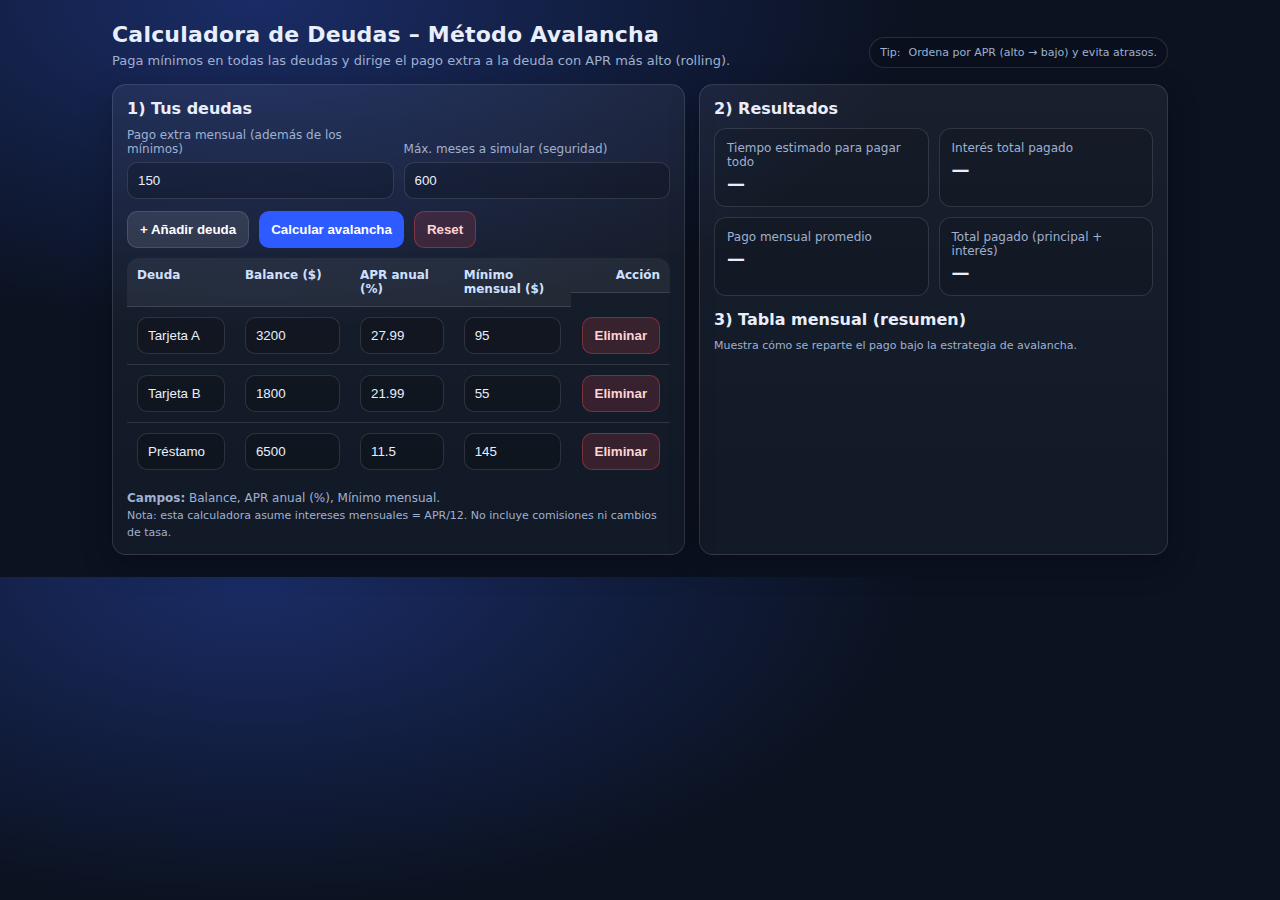
<file: avalancha.html>
<!doctype html>
<html lang="es">
<head>
  <meta charset="utf-8" />
  <meta name="viewport" content="width=device-width,initial-scale=1" />
  <title>Calculadora Avalancha (Debt Avalanche)</title>
  <style>
    :root{
      --bg:#0b1220; --card:#0f1a33; --soft:#14224a; --text:#e8eefc; --muted:#9fb0d0;
      --border:rgba(255,255,255,.12); --good:#33d17a; --warn:#ffb020; --bad:#ff4d4f;
      --btn:#2d5bff;
    }
    *{box-sizing:border-box}
    body{
      margin:0; font-family:system-ui,-apple-system,Segoe UI,Roboto,Arial,sans-serif;
      background:radial-gradient(1200px 600px at 20% 0%, #1a2c66 0%, var(--bg) 55%);
      color:var(--text);
    }
    .wrap{max-width:1100px;margin:0 auto;padding:22px}
    .header{display:flex;gap:14px;align-items:flex-end;justify-content:space-between;flex-wrap:wrap}
    h1{margin:0;font-size:22px;letter-spacing:.2px}
    .sub{margin:6px 0 0;color:var(--muted);font-size:13px}
    .grid{display:grid;grid-template-columns:1.1fr .9fr;gap:14px;margin-top:16px}
    @media (max-width: 980px){ .grid{grid-template-columns:1fr} }
    .card{
      background:linear-gradient(180deg, rgba(255,255,255,.06), rgba(255,255,255,.03));
      border:1px solid var(--border);
      border-radius:14px;
      padding:14px;
      box-shadow:0 10px 30px rgba(0,0,0,.25);
    }
    .card h2{margin:0 0 10px;font-size:16px}
    .row{display:flex;gap:10px;flex-wrap:wrap;align-items:flex-end}
    label{display:block;font-size:12px;color:var(--muted);margin:0 0 6px}
    input{
      width:100%;
      background:rgba(0,0,0,.18);
      border:1px solid var(--border);
      color:var(--text);
      padding:10px 10px;
      border-radius:10px;
      outline:none;
    }
    input:focus{border-color:rgba(45,91,255,.75); box-shadow:0 0 0 3px rgba(45,91,255,.15)}
    .w-2{flex:1 1 170px}
    .w-3{flex:1 1 220px}
    .btnbar{display:flex;gap:10px;flex-wrap:wrap;margin-top:12px}
    button{
      appearance:none;border:none;cursor:pointer;
      background:var(--btn); color:white;
      padding:10px 12px;border-radius:10px;
      font-weight:600;
    }
    button.secondary{background:rgba(255,255,255,.10); border:1px solid var(--border)}
    button.danger{background:rgba(255,77,79,.15); border:1px solid rgba(255,77,79,.35); color:#ffd4d4}
    button:disabled{opacity:.55; cursor:not-allowed}
    table{width:100%;border-collapse:separate;border-spacing:0;margin-top:10px;overflow:hidden;border-radius:12px}
    th,td{font-size:12px;padding:10px;border-bottom:1px solid var(--border);vertical-align:top}
    th{color:#cfe0ff;background:rgba(255,255,255,.06);text-align:left}
    tr:last-child td{border-bottom:none}
    .pill{display:inline-flex;align-items:center;gap:8px;padding:8px 10px;border-radius:999px;border:1px solid var(--border);background:rgba(0,0,0,.12)}
    .kpi{display:grid;grid-template-columns:repeat(2,1fr);gap:10px}
    @media (max-width: 560px){ .kpi{grid-template-columns:1fr} }
    .k{
      padding:12px;border:1px solid var(--border);border-radius:12px;background:rgba(0,0,0,.12)
    }
    .k .t{font-size:12px;color:var(--muted)}
    .k .v{font-size:18px;font-weight:800;margin-top:4px}
    .note{font-size:12px;color:var(--muted);margin-top:10px;line-height:1.4}
    .alert{margin-top:10px;padding:10px 12px;border-radius:12px;border:1px solid rgba(255,176,32,.35);background:rgba(255,176,32,.10);color:#ffe6b8;font-size:12px}
    .alert.bad{border-color:rgba(255,77,79,.35);background:rgba(255,77,79,.10);color:#ffd4d4}
    .mini{font-size:11px;color:var(--muted)}
    .right{display:flex;justify-content:flex-end}
    .nowrap{white-space:nowrap}
  </style>
</head>
<body>
  <div class="wrap">
    <div class="header">
      <div>
        <h1>Calculadora de Deudas – Método Avalancha</h1>
        <div class="sub">Paga mínimos en todas las deudas y dirige el pago extra a la deuda con APR más alto (rolling).</div>
      </div>
      <div class="pill">
        <span class="mini">Tip:</span>
        <span class="mini">Ordena por APR (alto → bajo) y evita atrasos.</span>
      </div>
    </div>

    <div class="grid">
      <!-- IZQ: Deudas -->
      <div class="card">
        <h2>1) Tus deudas</h2>

        <div class="row">
          <div class="w-3">
            <label>Pago extra mensual (además de los mínimos)</label>
            <input id="extraPayment" inputmode="decimal" placeholder="Ej: 150" value="150" />
          </div>
          <div class="w-3">
            <label>Máx. meses a simular (seguridad)</label>
            <input id="maxMonths" inputmode="numeric" placeholder="Ej: 600" value="600" />
          </div>
        </div>

        <div class="btnbar">
          <button id="addDebtBtn" class="secondary">+ Añadir deuda</button>
          <button id="calcBtn">Calcular avalancha</button>
          <button id="resetBtn" class="danger">Reset</button>
        </div>

        <div id="debtsTableWrap"></div>

        <div class="note">
          <b>Campos:</b> Balance, APR anual (%), Mínimo mensual. <br/>
          <span class="mini">Nota: esta calculadora asume intereses mensuales = APR/12. No incluye comisiones ni cambios de tasa.</span>
        </div>
      </div>

      <!-- DER: Resultados -->
      <div class="card">
        <h2>2) Resultados</h2>

        <div class="kpi">
          <div class="k">
            <div class="t">Tiempo estimado para pagar todo</div>
            <div class="v" id="kpiMonths">—</div>
          </div>
          <div class="k">
            <div class="t">Interés total pagado</div>
            <div class="v" id="kpiInterest">—</div>
          </div>
          <div class="k">
            <div class="t">Pago mensual promedio</div>
            <div class="v" id="kpiAvgPay">—</div>
          </div>
          <div class="k">
            <div class="t">Total pagado (principal + interés)</div>
            <div class="v" id="kpiTotalPaid">—</div>
          </div>
        </div>

        <div id="alerts"></div>

        <h2 style="margin-top:14px">3) Tabla mensual (resumen)</h2>
        <div class="mini">Muestra cómo se reparte el pago bajo la estrategia de avalancha.</div>
        <div id="scheduleWrap"></div>
      </div>
    </div>
  </div>

<script>
/** -----------------------------
 * Utilidades de formato y parseo
 * ----------------------------- */
function toNumber(value){
  if (value == null) return 0;
  const cleaned = String(value).replace(/[^0-9.\-]/g,'');
  const n = Number(cleaned);
  return Number.isFinite(n) ? n : 0;
}
function fmtMoney(n){
  const x = Number(n);
  if (!Number.isFinite(x)) return "—";
  return x.toLocaleString("en-US", {style:"currency", currency:"USD", maximumFractionDigits:2});
}
function fmtPct(n){
  const x = Number(n);
  if (!Number.isFinite(x)) return "—";
  return x.toFixed(2) + "%";
}
function clamp(n,min,max){ return Math.max(min, Math.min(max, n)); }

/** -----------------------------
 * Estado de deudas
 * ----------------------------- */
const debtsState = {
  debts: [
    { name:"Tarjeta A", balance: 3200, apr: 27.99, minPay: 95 },
    { name:"Tarjeta B", balance: 1800, apr: 21.99, minPay: 55 },
    { name:"Préstamo",  balance: 6500, apr: 11.50, minPay: 145 }
  ]
};

const debtsTableWrap = document.getElementById("debtsTableWrap");
const scheduleWrap = document.getElementById("scheduleWrap");
const alertsWrap = document.getElementById("alerts");

function renderDebtsTable(){
  const rows = debtsState.debts.map((d, idx) => {
    return `
      <tr>
        <td>
          <input data-field="name" data-idx="${idx}" value="${escapeHtml(d.name)}" placeholder="Nombre" />
        </td>
        <td class="nowrap">
          <input data-field="balance" data-idx="${idx}" inputmode="decimal" value="${d.balance}" placeholder="Balance" />
        </td>
        <td class="nowrap">
          <input data-field="apr" data-idx="${idx}" inputmode="decimal" value="${d.apr}" placeholder="APR %" />
        </td>
        <td class="nowrap">
          <input data-field="minPay" data-idx="${idx}" inputmode="decimal" value="${d.minPay}" placeholder="Mínimo" />
        </td>
        <td class="right">
          <button class="danger" data-remove="${idx}" title="Eliminar">Eliminar</button>
        </td>
      </tr>
    `;
  }).join("");

  debtsTableWrap.innerHTML = `
    <table>
      <thead>
        <tr>
          <th>Deuda</th>
          <th>Balance ($)</th>
          <th>APR anual (%)</th>
          <th>Mínimo mensual ($)</th>
          <th class="right">Acción</th>
        </tr>
      </thead>
      <tbody>${rows}</tbody>
    </table>
  `;

  // listeners inputs
  debtsTableWrap.querySelectorAll("input[data-field]").forEach(inp=>{
    inp.addEventListener("input", (e)=>{
      const idx = Number(e.target.dataset.idx);
      const field = e.target.dataset.field;
      const val = e.target.value;

      if (field === "name") debtsState.debts[idx].name = val;
      if (field === "balance") debtsState.debts[idx].balance = toNumber(val);
      if (field === "apr") debtsState.debts[idx].apr = toNumber(val);
      if (field === "minPay") debtsState.debts[idx].minPay = toNumber(val);
    });
  });

  // remove
  debtsTableWrap.querySelectorAll("button[data-remove]").forEach(btn=>{
    btn.addEventListener("click", ()=>{
      const idx = Number(btn.dataset.remove);
      debtsState.debts.splice(idx,1);
      renderDebtsTable();
    });
  });
}

function escapeHtml(str){
  return String(str)
    .replaceAll("&","&amp;")
    .replaceAll("<","&lt;")
    .replaceAll(">","&gt;")
    .replaceAll('"',"&quot;")
    .replaceAll("'","&#039;");
}

/** -----------------------------
 * Lógica avalancha
 * ----------------------------- */
function simulateAvalanche(inputDebts, extraPayment, maxMonths){
  // Copia profunda y sanitiza
  const debts = inputDebts
    .map(d => ({
      name: d.name?.trim() || "Deuda",
      balance: Math.max(0, Number(d.balance) || 0),
      apr: Math.max(0, Number(d.apr) || 0),
      minPay: Math.max(0, Number(d.minPay) || 0),
      paidOffMonth: null
    }))
    .filter(d => d.balance > 0);

  const errors = [];

  if (debts.length === 0){
    return { ok:false, errors:["Agrega al menos una deuda con balance mayor a 0."] };
  }

  extraPayment = Math.max(0, Number(extraPayment) || 0);
  maxMonths = clamp(Math.floor(Number(maxMonths)||600), 1, 1200);

  // Verificación: mínimos sumados vs intereses (para no amortizar negativo)
  // Esta verificación exacta depende de balances, pero damos alerta si la suma de mínimos
  // es <= interés mensual inicial de TODAS.
  let initMonthlyInterest = 0;
  for (const d of debts){
    const r = (d.apr/100)/12;
    initMonthlyInterest += d.balance * r;
  }
  const sumMins = debts.reduce((a,b)=>a + b.minPay, 0);
  const sumBalances = debts.reduce((a,b)=>a + b.balance, 0);

  const schedule = [];
  let totalInterest = 0;
  let totalPaid = 0;
  let month = 0;

  while (month < maxMonths){
    const remaining = debts.filter(d => d.balance > 0);
    if (remaining.length === 0) break;

    month++;

    // 1) intereses del mes
    let monthInterest = 0;
    remaining.forEach(d=>{
      const r = (d.apr/100)/12;
      const interest = d.balance * r;
      d.balance += interest;
      monthInterest += interest;
    });

    totalInterest += monthInterest;

    // 2) pagos: mínimos a todos
    let paymentPool = remaining.reduce((a,b)=>a + b.minPay, 0) + extraPayment;
    // Si el pool es 0, no se pagará nada nunca.
    if (paymentPool <= 0){
      errors.push("Con pago extra 0 y mínimos 0, la deuda no se pagará.");
      break;
    }

    const paymentsThisMonth = [];
    // paga mínimos primero
    remaining.forEach(d=>{
      const pay = Math.min(d.minPay, d.balance);
      d.balance -= pay;
      paymentPool -= pay;
      totalPaid += pay;
      paymentsThisMonth.push({ name:d.name, pay });
      if (d.balance <= 1e-8 && d.paidOffMonth == null){
        d.balance = 0;
        d.paidOffMonth = month;
      }
    });

    // 3) avalancha: el resto del pool al APR más alto, iterando por si se paga una y sobra
    let safety = 0;
    while (paymentPool > 1e-8){
      safety++;
      if (safety > 1000) { errors.push("Error interno: bucle de pago."); break; }

      const target = debts
        .filter(d => d.balance > 0)
        .sort((a,b)=> b.apr - a.apr || b.balance - a.balance)[0];

      if (!target) break;

      const pay = Math.min(paymentPool, target.balance);
      target.balance -= pay;
      paymentPool -= pay;
      totalPaid += pay;

      // acumula en paymentsThisMonth
      const existing = paymentsThisMonth.find(p=>p.name===target.name);
      if (existing) existing.pay += pay;
      else paymentsThisMonth.push({ name: target.name, pay });

      if (target.balance <= 1e-8 && target.paidOffMonth == null){
        target.balance = 0;
        target.paidOffMonth = month;
      }
    }

    const remainingBalance = debts.reduce((a,b)=>a + b.balance, 0);

    schedule.push({
      month,
      monthInterest,
      paidTotal: paymentsThisMonth.reduce((a,b)=>a + b.pay, 0),
      remainingBalance,
      paymentsByDebt: paymentsThisMonth.sort((a,b)=>b.pay-a.pay)
    });

    // Si la deuda crece (no usual) durante varios meses, alerta
    if (month === 1 && sumMins <= initMonthlyInterest){
      // no rompemos; solo alertamos en UI
    }
  }

  const monthsToPayoff = debts.every(d=>d.balance===0) ? month : null;
  const avgPay = schedule.length ? (schedule.reduce((a,b)=>a+b.paidTotal,0)/schedule.length) : 0;

  return {
    ok:true,
    debtsFinal: debts,
    schedule,
    monthsToPayoff,
    totalInterest,
    totalPaid,
    avgPay,
    initMonthlyInterest,
    sumMins,
    sumBalances,
    maxMonths,
    errors
  };
}

/** -----------------------------
 * Render resultados
 * ----------------------------- */
function renderScheduleTable(schedule){
  if (!schedule.length){
    scheduleWrap.innerHTML = `<div class="mini" style="margin-top:10px">No hay datos para mostrar.</div>`;
    return;
  }

  const rows = schedule.slice(0, 240).map(m=>{
    const topPayments = m.paymentsByDebt
      .slice(0, 3)
      .map(p=>`${escapeHtml(p.name)}: ${fmtMoney(p.pay)}`)
      .join("<br/>") + (m.paymentsByDebt.length > 3 ? `<br/><span class="mini">+${m.paymentsByDebt.length-3} más…</span>` : "");

    return `
      <tr>
        <td class="nowrap">${m.month}</td>
        <td class="nowrap">${fmtMoney(m.monthInterest)}</td>
        <td class="nowrap">${fmtMoney(m.paidTotal)}</td>
        <td>${topPayments || "—"}</td>
        <td class="nowrap">${fmtMoney(m.remainingBalance)}</td>
      </tr>
    `;
  }).join("");

  const truncated = schedule.length > 240
    ? `<div class="mini" style="margin-top:8px">Mostrando primeros 240 meses. Reduce balances o aumenta pagos para ver menos meses.</div>`
    : "";

  scheduleWrap.innerHTML = `
    <table>
      <thead>
        <tr>
          <th>Mes</th>
          <th>Interés</th>
          <th>Pago total</th>
          <th>Pagos principales</th>
          <th>Balance restante</th>
        </tr>
      </thead>
      <tbody>${rows}</tbody>
    </table>
    ${truncated}
  `;
}

function setKpi(id, value){ document.getElementById(id).textContent = value; }

function renderAlerts(result){
  const items = [];

  if (result.sumMins <= result.initMonthlyInterest + 0.01){
    items.push(`<div class="alert bad">
      ⚠️ <b>Alerta:</b> La suma de tus mínimos (${fmtMoney(result.sumMins)}) es menor o muy cercana al interés mensual inicial (~${fmtMoney(result.initMonthlyInterest)}).
      Esto puede hacer que avances muy lento o que la deuda crezca si hay comisiones/tasas variables.
      Considera aumentar pagos o renegociar tasas.
    </div>`);
  }

  if (result.monthsToPayoff == null){
    items.push(`<div class="alert">
      ⏳ No se logró pagar todo dentro del límite de ${result.maxMonths} meses.  
      Aumenta el pago extra o revisa mínimos/tasas.
    </div>`);
  }

  if (result.errors && result.errors.length){
    items.push(`<div class="alert">${result.errors.map(e=>`• ${escapeHtml(e)}`).join("<br/>")}</div>`);
  }

  alertsWrap.innerHTML = items.join("");
}

/** -----------------------------
 * Acciones UI
 * ----------------------------- */
document.getElementById("addDebtBtn").addEventListener("click", ()=>{
  debtsState.debts.push({ name:"Nueva deuda", balance: 1000, apr: 24.99, minPay: 35 });
  renderDebtsTable();
});

document.getElementById("resetBtn").addEventListener("click", ()=>{
  debtsState.debts = [
    { name:"Tarjeta A", balance: 3200, apr: 27.99, minPay: 95 },
    { name:"Tarjeta B", balance: 1800, apr: 21.99, minPay: 55 },
    { name:"Préstamo",  balance: 6500, apr: 11.50, minPay: 145 }
  ];
  document.getElementById("extraPayment").value = "150";
  document.getElementById("maxMonths").value = "600";
  renderDebtsTable();
  scheduleWrap.innerHTML = "";
  alertsWrap.innerHTML = "";
  setKpi("kpiMonths","—");
  setKpi("kpiInterest","—");
  setKpi("kpiAvgPay","—");
  setKpi("kpiTotalPaid","—");
});

document.getElementById("calcBtn").addEventListener("click", ()=>{
  const extra = toNumber(document.getElementById("extraPayment").value);
  const maxMonths = toNumber(document.getElementById("maxMonths").value);

  const result = simulateAvalanche(debtsState.debts, extra, maxMonths);

  if (!result.ok){
    alertsWrap.innerHTML = `<div class="alert bad">❌ ${escapeHtml(result.errors.join(" "))}</div>`;
    return;
  }

  renderAlerts(result);

  const monthsTxt = result.monthsToPayoff == null ? "—" : `${result.monthsToPayoff} meses`;
  setKpi("kpiMonths", monthsTxt);
  setKpi("kpiInterest", fmtMoney(result.totalInterest));
  setKpi("kpiAvgPay", fmtMoney(result.avgPay));
  setKpi("kpiTotalPaid", fmtMoney(result.totalPaid));

  renderScheduleTable(result.schedule);
});

// Inicial
renderDebtsTable();
</script>
</body>
</html>
</file>
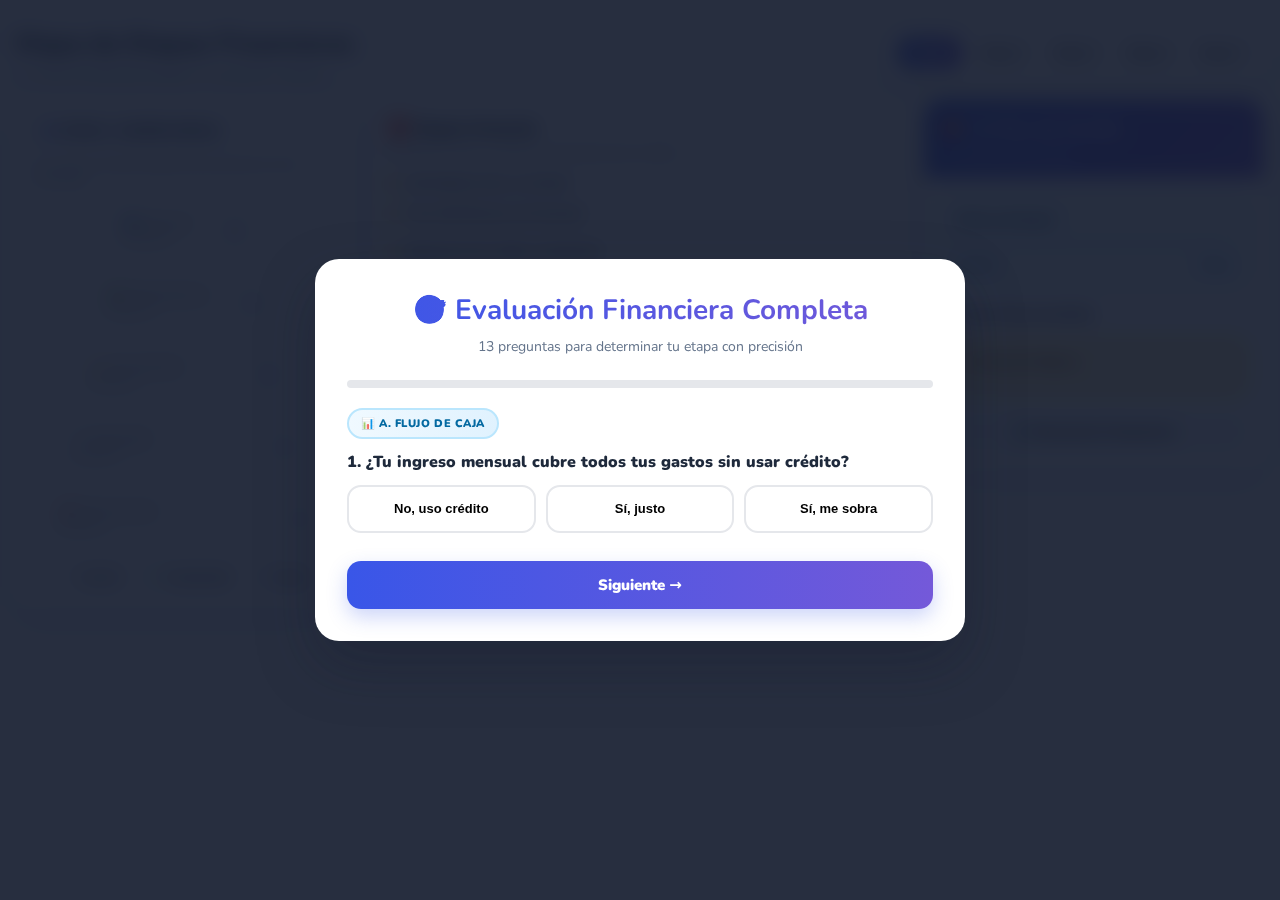
<file: piramide-cinco-estadios.html>
<!DOCTYPE html>
<html lang="es">
<head>
<meta charset="utf-8" />
<meta name="viewport" content="width=device-width, initial-scale=1" />
<title>Mapa de Etapas Financieras - Evaluación Completa</title>

<link href="https://fonts.googleapis.com/css2?family=Nunito:wght@400;600;700;800;900&display=swap" rel="stylesheet"/>

<style>
  :root{
    --primary:#3956E8; --secondary:#7459D9; --accent:#E8C239;
    --bg:#FAFBFF; --card:#ffffff; --ink:#0f172a; --muted:#64748b; --line:#e5e7eb;
    --shadow:0 12px 30px rgba(15,23,42,.08); --radius:18px;
    --ok:#10b981; --warn:#f59e0b; --bad:#ef4444;
  }
  *{box-sizing:border-box}
  body{margin:0;font-family:"Nunito",system-ui,-apple-system,Segoe UI,Roboto,Arial,sans-serif;background:var(--bg);color:var(--ink)}
  .wrap{max-width:1320px;margin:26px auto;padding:0 16px}

  /* ====== ONBOARDING MODAL ====== */
  .modal{
    position:fixed;inset:0;background:rgba(15,23,42,.90);backdrop-filter:blur(10px);
    display:flex;align-items:center;justify-content:center;z-index:9999;padding:20px;
    opacity:0;pointer-events:none;transition:opacity .3s ease;overflow-y:auto;
  }
  .modal.show{opacity:1;pointer-events:all}
  
  .modalBox{
    background:var(--card);border-radius:24px;
    max-width:650px;width:100%;padding:32px;
    box-shadow:0 24px 60px rgba(15,23,42,.3);
    transform:scale(.95);transition:transform .3s ease;
    margin:20px auto;
  }
  .modal.show .modalBox{transform:scale(1)}

  .modalHeader{text-align:center;margin-bottom:24px}
  .modalHeader h2{font-size:28px;margin:0 0 8px;background:linear-gradient(90deg,var(--primary),var(--secondary));-webkit-background-clip:text;-webkit-text-fill-color:transparent;background-clip:text}
  .modalHeader p{color:var(--muted);font-size:14px;margin:0}

  .categoryBadge{
    display:inline-flex;align-items:center;gap:8px;
    padding:6px 12px;border-radius:999px;
    background:linear-gradient(90deg,#f0f9ff,#e0f2fe);
    border:2px solid #bae6fd;
    font-weight:900;font-size:11px;
    color:#0369a1;letter-spacing:.05em;
    margin-bottom:12px;
  }

  .question{margin-bottom:24px;display:none}
  .question.active{display:block;animation:slideIn .3s ease}
  @keyframes slideIn{from{opacity:0;transform:translateX(20px)}to{opacity:1;transform:translateX(0)}}
  @keyframes shake{
    0%, 100% {transform:translateX(0)}
    25% {transform:translateX(-8px)}
    75% {transform:translateX(8px)}
  }

  .qLabel{font-weight:900;font-size:16px;margin-bottom:12px;display:block;color:#1e293b}
  .qInput{
    width:100%;padding:14px 16px;border:2px solid var(--line);border-radius:14px;
    font-family:inherit;font-size:15px;font-weight:600;transition:.2s ease;
  }
  .qInput:focus{outline:none;border-color:var(--primary);box-shadow:0 0 0 4px rgba(57,86,232,.1)}

  .options{display:flex;gap:10px;flex-wrap:wrap}
  .optBtn{
    flex:1;min-width:140px;padding:14px 16px;border:2px solid var(--line);
    border-radius:14px;background:#fff;cursor:pointer;
    font-weight:800;font-size:13px;transition:.2s ease;text-align:center;
    line-height:1.3;
  }
  .optBtn:hover{border-color:var(--primary);background:#f0f4ff}
  .optBtn.selected{background:linear-gradient(90deg,var(--primary),var(--secondary));color:#fff;border-color:transparent}

  .optionsGrid{display:grid;grid-template-columns:1fr;gap:10px}
  .optBtnGrid{
    padding:12px 14px;border:2px solid var(--line);
    border-radius:12px;background:#fff;cursor:pointer;
    font-weight:700;font-size:13px;transition:.2s ease;
    text-align:left;
  }
  .optBtnGrid:hover{border-color:var(--primary);background:#f0f4ff}
  .optBtnGrid.selected{background:linear-gradient(90deg,var(--primary),var(--secondary));color:#fff;border-color:transparent}

  .niIdeaBtn{
    width:100%;padding:10px 16px;margin-top:8px;
    border:2px dashed var(--line);background:#fafafa;
    border-radius:12px;cursor:pointer;
    font-family:inherit;font-weight:700;font-size:13px;
    color:var(--muted);transition:.2s ease;
  }
  .niIdeaBtn:hover{
    background:#f1f5f9;border-color:var(--muted);color:#334155;
  }

  .modalFooter{display:flex;gap:12px;margin-top:28px}
  .btn{
    flex:1;padding:14px 24px;border:none;border-radius:14px;
    font-family:inherit;font-weight:900;font-size:15px;cursor:pointer;transition:.2s ease;
  }
  .btnPrimary{background:linear-gradient(90deg,var(--primary),var(--secondary));color:#fff;box-shadow:0 8px 20px rgba(57,86,232,.25)}
  .btnPrimary:hover{transform:translateY(-2px);box-shadow:0 12px 28px rgba(57,86,232,.35)}
  .btnPrimary:disabled{opacity:.5;cursor:not-allowed;transform:none}
  .btnSecondary{background:#f1f5f9;color:#334155}
  .btnSecondary:hover{background:#e2e8f0}

  .progress{
    height:8px;background:#e5e7eb;border-radius:999px;margin-bottom:20px;overflow:hidden;
  }
  .progressBar{height:100%;background:linear-gradient(90deg,var(--primary),var(--secondary));transition:width .3s ease}

  .qHelper{font-size:12px;color:var(--muted);margin-top:6px;line-height:1.4}

  /* ====== RESULTS SCREEN ====== */
  .results{display:none;text-align:center}
  .results.show{display:block;animation:fadeIn .5s ease}
  @keyframes fadeIn{from{opacity:0}to{opacity:1}}

  .bigBadge{
    display:inline-flex;align-items:center;gap:12px;
    padding:18px 32px;border-radius:999px;
    background:linear-gradient(90deg,var(--primary),var(--secondary));
    color:#fff;font-weight:900;font-size:22px;margin-bottom:16px;
    box-shadow:0 12px 32px rgba(57,86,232,.3);
  }
  .bigIcon{font-size:36px}

  .resultScore{
    font-size:80px;font-weight:900;
    background:linear-gradient(90deg,var(--primary),var(--secondary));
    -webkit-background-clip:text;-webkit-text-fill-color:transparent;
    background-clip:text;margin:12px 0;line-height:1;
  }

  .resultText{font-size:18px;color:var(--muted);margin-bottom:32px}

  .categoryScores{
    display:grid;grid-template-columns:repeat(2,1fr);gap:12px;
    margin:24px 0;text-align:left;
  }
  .catScore{
    background:#f8fafc;border:1px solid var(--line);
    border-radius:12px;padding:12px;
  }
  .catScoreTitle{font-size:11px;font-weight:900;color:#64748b;text-transform:uppercase;letter-spacing:.05em}
  .catScoreBar{
    height:6px;background:#e5e7eb;border-radius:999px;margin:6px 0 4px;overflow:hidden;
  }
  .catScoreFill{height:100%;background:var(--primary);transition:width .4s ease}
  .catScoreVal{font-size:12px;font-weight:800;color:#0f172a}

  /* ====== MAIN LAYOUT ====== */
  .top{
    display:flex;align-items:flex-start;justify-content:space-between;gap:12px;flex-wrap:wrap;
    margin-bottom:14px;
  }
  h1{font-size:26px;margin:0}
  .sub{margin:6px 0 0;color:var(--muted);font-size:13px}

  .stagePicker{
    display:flex;gap:8px;flex-wrap:wrap;align-items:center;
    background:var(--card);border:1px solid var(--line);
    padding:10px;border-radius:14px;box-shadow:var(--shadow);
  }
  .stageBtn{
    border:1px solid var(--line);background:#fff;color:#111827;
    padding:8px 10px;border-radius:12px;cursor:pointer;font-weight:800;font-size:12px;
    transition:.16s ease;
  }
  .stageBtn.active{
    background:linear-gradient(90deg,var(--primary),var(--secondary));
    color:#fff;border-color:transparent;
  }

  .grid{
    display:grid;
    grid-template-columns: 340px 1fr 340px;
    gap:14px;
    align-items:start;
  }
  @media (max-width: 1180px){
    .grid{grid-template-columns: 340px 1fr}
    .actionPanel{display:none}
  }
  @media (max-width: 980px){
    .grid{grid-template-columns:1fr}
  }

  .card{
    background:var(--card);border:1px solid var(--line);
    border-radius:var(--radius);box-shadow:var(--shadow);
    padding:16px;
  }

  /* ====== PYRAMID ====== */
  .pyrWrap{position:sticky; top:14px}
  @media (max-width: 980px){
    .pyrWrap{position:relative; top:auto}
  }

  .pyrHead{
    display:flex;align-items:center;justify-content:space-between;gap:10px;flex-wrap:wrap;
    margin-bottom:10px;
  }
  .pill{
    display:inline-flex;align-items:center;gap:8px;
    padding:6px 10px;border-radius:999px;
    border:1px solid var(--line);background:#f5f7ff;
    font-weight:900;font-size:12px;
  }
  .dot{width:10px;height:10px;border-radius:999px;background:var(--primary)}
  .pyrSub{color:var(--muted);font-size:12px;margin:0}

  .pyramid{
    --w: 280px;
    width: min(var(--w), 100%);
    margin: 12px auto 6px;
    display:flex;
    flex-direction:column;
    gap:10px;
    padding-bottom:6px;
  }

  .pstep{
    position:relative;
    height:62px;
    margin:0 auto;
    border-radius:16px;
    border:1px solid var(--line);
    background:#f8fafc;
    overflow:hidden;
    box-shadow: 0 8px 18px rgba(15,23,42,.06);
    transition: transform .16s ease, box-shadow .16s ease, filter .16s ease, opacity .16s ease;
    opacity:.55;
    filter:saturate(.7);
    cursor:pointer;
  }
  .pstep:hover{transform:translateY(-2px);box-shadow:0 12px 24px rgba(15,23,42,.12)}
  
  .pstep::before{
    content:"";
    position:absolute;inset:0;
    background:linear-gradient(90deg, rgba(57,86,232,.10), rgba(116,89,217,.10));
    opacity:0;
    transition:.16s ease;
  }

  .pProgressBg{
    position:absolute;left:0;top:0;bottom:0;
    background:linear-gradient(90deg, rgba(16,185,129,.15), rgba(16,185,129,.25));
    width:0%;
    transition:width .4s ease;
  }

  .pstep.s5{width:54%}
  .pstep.s4{width:66%}
  .pstep.s3{width:78%}
  .pstep.s2{width:90%}
  .pstep.s1{width:100%}

  .pinner{
    height:100%;
    display:flex;
    align-items:center;
    justify-content:space-between;
    gap:10px;
    padding:12px 12px;
    position:relative;
    z-index:1;
  }
  .ptitle{
    display:flex;flex-direction:column;gap:2px;
    line-height:1.15;
  }
  .ptitle b{font-size:12px}
  .ptitle span{font-size:11px;color:#475569;font-weight:800;letter-spacing:.04em;text-transform:uppercase}
  .pnum{
    width:28px;height:28px;border-radius:12px;
    background:#EEF3FF;border:1px solid #D8E0FF;
    display:flex;align-items:center;justify-content:center;
    font-weight:900;color:#1e293b;font-size:12px;
    flex:0 0 auto;
  }

  .pPercent{
    position:absolute;top:4px;right:6px;
    font-size:10px;font-weight:900;
    background:rgba(255,255,255,.9);
    padding:2px 6px;border-radius:6px;
    color:var(--ok);
    opacity:0;
    transition:opacity .2s ease;
  }
  .pstep.done .pPercent,
  .pstep.active .pPercent{opacity:1}

  .pstep.done{opacity:.85;filter:saturate(1)}
  .pstep.active{
    opacity:1;filter:saturate(1.05);
    transform: translateY(-1px);
    border-color: rgba(57,86,232,.35);
    box-shadow: 0 12px 26px rgba(57,86,232,.16);
  }
  .pstep.active::before{opacity:1}
  .pstep.active .pnum{
    background:linear-gradient(90deg,var(--primary),var(--secondary));
    border-color:transparent;color:#fff;
  }

  .pLegend{
    display:flex;gap:8px;flex-wrap:wrap;justify-content:center;
    margin-top:8px;
  }
  .lg{
    font-size:11px;font-weight:900;color:#334155;
    display:inline-flex;align-items:center;gap:6px;
    border:1px solid var(--line);border-radius:999px;background:#fff;padding:5px 8px;
  }
  .lg i{width:10px;height:10px;border-radius:999px;display:inline-block}
  .lg .iDone{background:#a7f3d0}
  .lg .iAct{background:#c7d2fe}
  .lg .iOff{background:#e5e7eb}

  /* ====== CONTENT ====== */
  .headerCard{
    display:flex;align-items:flex-start;justify-content:space-between;gap:12px;flex-wrap:wrap;
  }
  .stageTitle{font-size:18px;font-weight:900;margin:0 0 4px}
  .stageMini{color:var(--muted);font-size:13px;margin:0}

  .blockTitle{
    font-size:12px;letter-spacing:.08em;text-transform:uppercase;
    color:#334155;font-weight:900;margin:0 0 8px;
    display:flex;align-items:center;gap:8px;
  }
  .blockTitle::before{
    content:"";width:10px;height:10px;border-radius:3px;background:var(--accent);
  }

  .bigQuote{
    border:1px dashed var(--line);
    background:#F7F8FE;
    padding:12px;border-radius:14px;
    font-size:14px;line-height:1.5;color:#0f172a;
  }

  .list{margin:0;padding:0;list-style:none}
  .list li{
    display:flex;gap:10px;align-items:flex-start;
    padding:10px;border:1px solid var(--line);
    border-radius:14px;background:#fff;margin-bottom:10px;
  }
  .badge{
    flex:0 0 auto;
    display:inline-flex;align-items:center;justify-content:center;
    width:26px;height:26px;border-radius:10px;
    background:#EEF3FF;border:1px solid #D8E0FF;color:#1e293b;font-weight:900;
  }
  .liTitle{font-weight:900}
  .liText{color:#334155;font-size:13px;margin-top:2px;line-height:1.35}

  .metricGrid{
    display:grid;grid-template-columns:repeat(2,minmax(0,1fr));gap:10px;
  }
  @media (max-width: 520px){
    .metricGrid{grid-template-columns:1fr}
  }
  .metric{
    border:1px solid var(--line);border-radius:14px;padding:12px;background:#fff;
  }
  .metricTop{display:flex;align-items:center;justify-content:space-between;gap:10px;margin-bottom:4px}
  .metricName{font-weight:900;font-size:13px}
  .metricIcon{font-size:18px}
  .metricVal{font-size:20px;font-weight:900;color:var(--primary);margin:4px 0}
  .metricDesc{font-size:11px;color:var(--muted)}

  /* ====== ACTION PANEL ====== */
  .actionPanel{position:sticky;top:14px}
  
  .apHeader{
    background:linear-gradient(135deg,var(--primary),var(--secondary));
    color:#fff;padding:16px;border-radius:var(--radius) var(--radius) 0 0;
    margin:-16px -16px 16px;
  }
  .apHeader h3{margin:0;font-size:18px;display:flex;align-items:center;gap:8px}
  .apHeader p{margin:6px 0 0;font-size:12px;opacity:.9}

  .nextGoal{
    background:#f0f9ff;border:2px solid #bae6fd;
    border-radius:14px;padding:14px;margin-bottom:14px;
  }
  .goalTitle{font-weight:900;font-size:14px;margin:0 0 10px;color:#0c4a6e}
  
  .progressTrack{
    background:#e0f2fe;border-radius:999px;height:10px;overflow:hidden;margin-bottom:8px;
  }
  .progressFill{
    background:linear-gradient(90deg,#0ea5e9,#06b6d4);
    height:100%;border-radius:999px;transition:width .4s ease;
  }
  
  .goalStats{display:flex;justify-content:space-between;font-size:12px;font-weight:800;color:#0369a1}

  .steps{margin-top:16px}
  .steps h4{font-size:13px;font-weight:900;margin:0 0 10px;color:#1e293b}
  .steps ul{margin:0;padding:0;list-style:none}
  .steps li{
    padding:10px;background:#fff;border:1px solid var(--line);
    border-radius:12px;margin-bottom:8px;font-size:13px;
    display:flex;align-items:flex-start;gap:8px;
  }
  .steps li::before{
    content:"→";font-weight:900;color:var(--primary);flex:0 0 auto;
  }

  .weakAreas{
    background:#fef3c7;border:2px solid #fde047;
    border-radius:14px;padding:14px;margin-top:14px;
  }
  .weakAreas h4{margin:0 0 10px;font-size:13px;font-weight:900;color:#854d0e;display:flex;align-items:center;gap:6px}
  .weakAreas ul{margin:0;padding:0;list-style:none}
  .weakAreas li{
    font-size:12px;padding:6px 0;color:#713f12;font-weight:700;
    display:flex;align-items:center;gap:8px;
  }
  .weakAreas li::before{content:"⚠️";flex:0 0 auto}

  .retakeBtn{
    width:100%;margin-top:14px;padding:12px;
    background:#f1f5f9;border:1px solid var(--line);
    border-radius:12px;font-weight:900;cursor:pointer;
    transition:.2s ease;
  }
  .retakeBtn:hover{background:#e2e8f0}
</style>
</head>

<body>
  <!-- ====== ONBOARDING MODAL ====== -->
  <div class="modal show" id="modal">
    <div class="modalBox">
      <div class="modalHeader">
        <h2>🎯 Evaluación Financiera Completa</h2>
        <p>13 preguntas para determinar tu etapa con precisión</p>
      </div>

      <div class="progress">
        <div class="progressBar" id="progressBar" style="width:0%"></div>
      </div>

      <!-- ===== CATEGORÍA A: FLUJO DE CAJA ===== -->
      <div class="question active" data-q="1" data-cat="flujo">
        <div class="categoryBadge">📊 A. FLUJO DE CAJA</div>
        <label class="qLabel">1. ¿Tu ingreso mensual cubre todos tus gastos sin usar crédito?</label>
        <div class="options">
          <button class="optBtn" data-value="no">No, uso crédito</button>
          <button class="optBtn" data-value="justo">Sí, justo</button>
          <button class="optBtn" data-value="sobra">Sí, me sobra</button>
        </div>
      </div>

      <div class="question" data-q="2" data-cat="flujo">
        <div class="categoryBadge">📊 A. FLUJO DE CAJA</div>
        <label class="qLabel">2. ¿Qué % de tu ingreso queda libre después de pagar todo?</label>
        <input type="number" class="qInput" id="q2" placeholder="Ej: 15" min="0" max="100" step="1">
        <div class="qHelper">Incluye gastos fijos, variables y deudas. Si gastas más de lo que ganas, pon 0.</div>
        <button class="niIdeaBtn" data-default="5">🤷 Ni idea (usaremos 5%)</button>
      </div>

      <div class="question" data-q="3" data-cat="flujo">
        <div class="categoryBadge">📊 A. FLUJO DE CAJA</div>
        <label class="qLabel">3. ¿Cuántos meses de gastos esenciales tienes ahorrados?</label>
        <input type="number" class="qInput" id="q3" placeholder="Ej: 6" min="0" max="60" step="0.5">
        <div class="qHelper">Reserva de emergencia en efectivo/cuenta corriente.</div>
        <button class="niIdeaBtn" data-default="0">🤷 Ni idea (usaremos 0)</button>
      </div>

      <!-- ===== CATEGORÍA B: DEUDA ===== -->
      <div class="question" data-q="4" data-cat="deuda">
        <div class="categoryBadge">💳 B. DEUDA</div>
        <label class="qLabel">4. ¿Qué % de tu ingreso va a pagar deudas mensuales?</label>
        <input type="number" class="qInput" id="q4" placeholder="Ej: 35" min="0" max="100" step="1">
        <div class="qHelper">Incluye: tarjetas, préstamos, hipoteca, auto. Todo pago de deuda.</div>
        <button class="niIdeaBtn" data-default="30">🤷 Ni idea (usaremos 30%)</button>
      </div>

      <div class="question" data-q="5" data-cat="deuda">
        <div class="categoryBadge">💳 B. DEUDA</div>
        <label class="qLabel">5. ¿Tienes deudas de consumo (tarjetas/préstamos personales)?</label>
        <div class="options">
          <button class="optBtn" data-value="mucha">Sí, bastante</button>
          <button class="optBtn" data-value="poca">Sí, poca</button>
          <button class="optBtn" data-value="solo-hipoteca">Solo hipoteca</button>
          <button class="optBtn" data-value="no">No tengo</button>
        </div>
      </div>

      <!-- ===== CATEGORÍA C: AHORRO E INVERSIÓN ===== -->
      <div class="question" data-q="6" data-cat="ahorro">
        <div class="categoryBadge">💰 C. AHORRO E INVERSIÓN</div>
        <label class="qLabel">6. ¿Qué % de tu ingreso ahorras/inviertes mensualmente?</label>
        <input type="number" class="qInput" id="q6" placeholder="Ej: 20" min="0" max="100" step="1">
        <div class="qHelper">Incluye ahorros, inversiones, retiro, fondos. Todo lo que guardas.</div>
        <button class="niIdeaBtn" data-default="5">🤷 Ni idea (usaremos 5%)</button>
      </div>

      <div class="question" data-q="7" data-cat="ahorro">
        <div class="categoryBadge">💰 C. AHORRO E INVERSIÓN</div>
        <label class="qLabel">7. ¿Cuánto tienes acumulado para el retiro vs tu ingreso anual?</label>
        <div class="optionsGrid">
          <button class="optBtnGrid" data-value="0">Nada o casi nada (0×)</button>
          <button class="optBtnGrid" data-value="1">Menos de 1 año de ingreso (0-1×)</button>
          <button class="optBtnGrid" data-value="3">1 a 3 años de ingreso (1-3×)</button>
          <button class="optBtnGrid" data-value="5">3 a 5 años de ingreso (3-5×)</button>
          <button class="optBtnGrid" data-value="10">5 a 10 años de ingreso (5-10×)</button>
          <button class="optBtnGrid" data-value="15">Más de 10 años de ingreso (10×+)</button>
        </div>
      </div>

      <div class="question" data-q="8" data-cat="ahorro">
        <div class="categoryBadge">💰 C. AHORRO E INVERSIÓN</div>
        <label class="qLabel">8. ¿Tu patrimonio neto (activos - deudas) vs tu ingreso anual?</label>
        <div class="optionsGrid">
          <button class="optBtnGrid" data-value="-1">Negativo (debo más de lo que tengo)</button>
          <button class="optBtnGrid" data-value="0.5">0 a 1 año de ingreso (0-1×)</button>
          <button class="optBtnGrid" data-value="2">1 a 3 años de ingreso (1-3×)</button>
          <button class="optBtnGrid" data-value="6">3 a 10 años de ingreso (3-10×)</button>
          <button class="optBtnGrid" data-value="15">10 a 25 años de ingreso (10-25×)</button>
          <button class="optBtnGrid" data-value="30">Más de 25 años de ingreso (25×+)</button>
        </div>
        <div class="qHelper">Patrimonio neto = Todo lo que tienes - Todo lo que debes</div>
      </div>

      <!-- ===== CATEGORÍA D: INGRESOS PASIVOS ===== -->
      <div class="question" data-q="9" data-cat="pasivo">
        <div class="categoryBadge">📈 D. INGRESOS PASIVOS</div>
        <label class="qLabel">9. ¿Tienes ingresos pasivos (inversiones, rentas, dividendos)?</label>
        <div class="options">
          <button class="optBtn" data-value="no">No tengo</button>
          <button class="optBtn" data-value="minimos">Sí, mínimos</button>
          <button class="optBtn" data-value="moderados">Sí, moderados</button>
          <button class="optBtn" data-value="significativos">Sí, significativos</button>
        </div>
      </div>

      <div class="question" data-q="10" data-cat="pasivo">
        <div class="categoryBadge">📈 D. INGRESOS PASIVOS</div>
        <label class="qLabel">10. ¿Qué % de tus gastos anuales cubren tus ingresos pasivos?</label>
        <div class="options">
          <button class="optBtn" data-value="0">0% (no tengo)</button>
          <button class="optBtn" data-value="10">~10-25%</button>
          <button class="optBtn" data-value="40">~25-50%</button>
          <button class="optBtn" data-value="65">~50-75%</button>
          <button class="optBtn" data-value="90">~75-100%</button>
          <button class="optBtn" data-value="120">+100%</button>
        </div>
      </div>

      <!-- ===== CATEGORÍA E: SEGUROS Y PROTECCIÓN ===== -->
      <div class="question" data-q="11" data-cat="proteccion">
        <div class="categoryBadge">🛡️ E. SEGUROS Y PROTECCIÓN</div>
        <label class="qLabel">11. ¿Qué seguros tienes actualmente?</label>
        <div class="optionsGrid">
          <button class="optBtnGrid" data-value="0">Ninguno o solo básico obligatorio</button>
          <button class="optBtnGrid" data-value="1">Salud + Auto</button>
          <button class="optBtnGrid" data-value="2">Lo anterior + Vida</button>
          <button class="optBtnGrid" data-value="3">Lo anterior + Discapacidad/Incapacidad</button>
          <button class="optBtnGrid" data-value="4">Cobertura completa + Umbrella/Responsabilidad</button>
        </div>
      </div>

      <div class="question" data-q="12" data-cat="proteccion">
        <div class="categoryBadge">🛡️ E. SEGUROS Y PROTECCIÓN</div>
        <label class="qLabel">12. ¿Tienes documentos de planificación patrimonial?</label>
        <div class="optionsGrid">
          <button class="optBtnGrid" data-value="0">Ninguno</button>
          <button class="optBtnGrid" data-value="1">Testamento básico</button>
          <button class="optBtnGrid" data-value="2">Testamento + POA + Beneficiarios actualizados</button>
          <button class="optBtnGrid" data-value="3">Lo anterior + Trusts o estructuras patrimoniales</button>
        </div>
      </div>

      <!-- ===== CATEGORÍA F: CONTROL ===== -->
      <div class="question" data-q="13" data-cat="control">
        <div class="categoryBadge">📋 F. CONTROL Y HÁBITOS</div>
        <label class="qLabel">13. ¿Con qué frecuencia revisas y controlas tus finanzas?</label>
        <div class="optionsGrid">
          <button class="optBtnGrid" data-value="0">Nunca o casi nunca</button>
          <button class="optBtnGrid" data-value="1">Solo cuando hay problemas</button>
          <button class="optBtnGrid" data-value="2">Mensualmente reviso gastos</button>
          <button class="optBtnGrid" data-value="3">Semanalmente + plan anual</button>
        </div>
      </div>

      <!-- ===== RESULTS ===== -->
      <div class="results" id="results">
        <div class="bigBadge">
          <span class="bigIcon" id="resultIcon">🆘</span>
          <span id="resultStage">ETAPA 1</span>
        </div>
        <div class="resultScore" id="resultPercent">0%</div>
        <p class="resultText">Completado en esta etapa</p>

        <div class="categoryScores" id="categoryScores"></div>
      </div>

      <div class="modalFooter">
        <button class="btn btnSecondary" id="btnBack" style="display:none">← Atrás</button>
        <button class="btn btnPrimary" id="btnNext">Siguiente →</button>
      </div>
    </div>
  </div>

  <!-- ====== MAIN APP ====== -->
  <div class="wrap">
    <div class="top">
      <div>
        <h1>Mapa de Etapas Financieras</h1>
        <p class="sub">Tu ruta personalizada basada en evaluación completa</p>
      </div>

      <div class="stagePicker" role="group" aria-label="Selector de etapa">
        <button class="stageBtn active" data-stage="1">Etapa 1</button>
        <button class="stageBtn" data-stage="2">Etapa 2</button>
        <button class="stageBtn" data-stage="3">Etapa 3</button>
        <button class="stageBtn" data-stage="4">Etapa 4</button>
        <button class="stageBtn" data-stage="5">Etapa 5</button>
      </div>
    </div>

    <div class="grid">
      <!-- LEFT: PYRAMID -->
      <div class="card pyrWrap">
        <div class="pyrHead">
          <div class="pill"><span class="dot" id="stageDot"></span><span id="stagePill">ETAPA 1 · SUPERVIVENCIA</span></div>
        </div>
        <p class="pyrSub">Tu progreso de base (Supervivencia) hacia la cima (Libertad).</p>

        <div class="pyramid">
          <div class="pstep s5" data-step="5">
            <div class="pProgressBg" data-progress="5"></div>
            <div class="pPercent" data-percent="5">0%</div>
            <div class="pinner">
              <div class="ptitle"><b>🟦 Libertad</b><span>Etapa 5</span></div>
              <div class="pnum">5</div>
            </div>
          </div>
          <div class="pstep s4" data-step="4">
            <div class="pProgressBg" data-progress="4"></div>
            <div class="pPercent" data-percent="4">0%</div>
            <div class="pinner">
              <div class="ptitle"><b>🟩 Independencia</b><span>Etapa 4</span></div>
              <div class="pnum">4</div>
            </div>
          </div>
          <div class="pstep s3" data-step="3">
            <div class="pProgressBg" data-progress="3"></div>
            <div class="pPercent" data-percent="3">0%</div>
            <div class="pinner">
              <div class="ptitle"><b>💰 Acumulación</b><span>Etapa 3</span></div>
              <div class="pnum">3</div>
            </div>
          </div>
          <div class="pstep s2" data-step="2">
            <div class="pProgressBg" data-progress="2"></div>
            <div class="pPercent" data-percent="2">0%</div>
            <div class="pinner">
              <div class="ptitle"><b>🛡️ Seguridad</b><span>Etapa 2</span></div>
              <div class="pnum">2</div>
            </div>
          </div>
          <div class="pstep s1" data-step="1">
            <div class="pProgressBg" data-progress="1"></div>
            <div class="pPercent" data-percent="1">0%</div>
            <div class="pinner">
              <div class="ptitle"><b>🆘 Supervivencia</b><span>Etapa 1</span></div>
              <div class="pnum">1</div>
            </div>
          </div>
        </div>

        <div class="pLegend">
          <span class="lg"><i class="iOff"></i>Inactivo</span>
          <span class="lg"><i class="iDone"></i>Completado</span>
          <span class="lg"><i class="iAct"></i>Actual</span>
        </div>
      </div>

      <!-- CENTER: DETAILS -->
      <div class="card">
        <div class="headerCard">
          <div>
            <h2 class="stageTitle" id="stageTitle">🆘 Supervivencia</h2>
            <p class="stageMini" id="stageMini">Estabilizar flujo y eliminar dependencia de crédito.</p>
          </div>
        </div>

        <div style="margin-top:14px">
          <div class="blockTitle">Criterios de la etapa</div>
          <div id="criteria"></div>
        </div>

        <div style="margin-top:14px">
          <div class="blockTitle">Tus métricas actuales</div>
          <div class="metricGrid" id="userMetrics"></div>
        </div>

        <div style="margin-top:14px">
          <div class="blockTitle">Requisitos para avanzar</div>
          <ul class="list" id="requirements"></ul>
        </div>
      </div>

      <!-- RIGHT: ACTION PANEL -->
      <div class="card actionPanel">
        <div class="apHeader">
          <h3>🎯 Tu Plan de Acción</h3>
          <p>Prioridades para avanzar</p>
        </div>

        <div class="nextGoal">
          <div class="goalTitle" id="nextGoalTitle">Meta principal</div>
          <div class="progressTrack">
            <div class="progressFill" id="nextGoalProgress" style="width:0%"></div>
          </div>
          <div class="goalStats">
            <span id="nextGoalCurrent">Actual</span>
            <span id="nextGoalTarget">Meta</span>
          </div>
        </div>

        <div class="steps">
          <h4>📋 Pasos Recomendados</h4>
          <ul id="actionSteps"></ul>
        </div>

        <div class="weakAreas" id="weakAreasBox">
          <h4>⚠️ Áreas de Mejora</h4>
          <ul id="weakAreasList"></ul>
        </div>

        <button class="retakeBtn" onclick="retakeQuiz()">🔄 Recalcular Evaluación</button>
      </div>
    </div>
  </div>

<script>
  // ===== STAGE DEFINITIONS =====
  const STAGES = {
    1: {
      pill: "ETAPA 1 · SUPERVIVENCIA",
      title: "🆘 Supervivencia",
      icon: "🆘",
      mini: "Estabilizar flujo y eliminar dependencia de crédito.",
      criteria: [
        "Cash flow ratio < 1.05 o usa crédito para gastos básicos",
        "Reserva de emergencia: 0-1 mes",
        "DTI (deuda/ingreso): > 40%",
        "Sin seguros básicos o planificación",
        "Patrimonio neto ≤ 1× ingreso anual"
      ],
      requirements: [
        {t:"Alcanzar cash flow positivo", d:"Ingresos > gastos sin usar crédito"},
        {t:"Construir reserva de 1 mes", d:"Primer colchón de emergencia"},
        {t:"Reducir DTI a 40% o menos", d:"Servicio de deuda manejable"},
        {t:"Establecer control mensual", d:"Tracking básico de finanzas"}
      ]
    },
    2: {
      pill: "ETAPA 2 · SEGURIDAD",
      title: "🛡️ Seguridad",
      icon: "🛡️",
      mini: "Construir estabilidad y protección ante imprevistos.",
      criteria: [
        "Cash flow positivo consistente (1.05-1.20×)",
        "Reserva: 3-9 meses de gastos",
        "DTI: 30-40%",
        "Seguros básicos (salud, vida)",
        "Patrimonio neto: 1-5× ingreso anual"
      ],
      requirements: [
        {t:"Elevar reserva a 9-12 meses", d:"Estabilidad financiera robusta"},
        {t:"Reducir DTI bajo 30%", d:"Deuda en niveles saludables"},
        {t:"Ahorro ≥ 15% mensual", d:"Comenzar acumulación activa"},
        {t:"Seguros completos", d:"Protección vida + discapacidad"}
      ]
    },
    3: {
      pill: "ETAPA 3 · ACUMULACIÓN",
      title: "💰 Acumulación",
      icon: "💰",
      mini: "Crecer patrimonio de manera consistente.",
      criteria: [
        "Cash flow: ≥ 1.20×",
        "Reserva: 12+ meses",
        "DTI: < 30%",
        "Tasa de ahorro: 15-30%",
        "Patrimonio neto: 5-15× ingreso anual",
        "Retiro: 3-10× ingreso anual acumulado"
      ],
      requirements: [
        {t:"Patrimonio ≥ 15× ingreso", d:"Base sólida para independencia"},
        {t:"Ingresos pasivos iniciales", d:"Comenzar a generar flujo pasivo"},
        {t:"Ahorro ≥ 25%", d:"Acelerar acumulación"},
        {t:"Retiro ≥ 10× ingreso", d:"Camino a independencia financiera"}
      ]
    },
    4: {
      pill: "ETAPA 4 · INDEPENDENCIA",
      title: "🟩 Independencia",
      icon: "🟩",
      mini: "Ingresos pasivos sostienen tu estilo de vida.",
      criteria: [
        "Patrimonio neto: 15-30× ingreso anual",
        "Ingresos pasivos: 50-100% de gastos",
        "DTI: < 20%",
        "SWR (tasa retiro): ≤ 4%",
        "Estate planning básico completo"
      ],
      requirements: [
        {t:"Ingresos pasivos ≥ gastos", d:"Libertad financiera total"},
        {t:"Patrimonio ≥ 30× gastos", d:"Sostenibilidad a largo plazo"},
        {t:"Estate planning avanzado", d:"Trusts y estructuras"},
        {t:"Eliminar deuda consumo", d:"DTI < 10%"}
      ]
    },
    5: {
      pill: "ETAPA 5 · LIBERTAD",
      title: "🟦 Libertad",
      icon: "🟦",
      mini: "Riqueza, legado y libertad completa.",
      criteria: [
        "Patrimonio neto: 30×+ gastos anuales",
        "Ingresos pasivos: 120%+ de gastos",
        "DTI: < 10% o sin deuda",
        "SWR: ≤ 3%",
        "Estate planning completo (trusts, sucesión)",
        "Impacto generacional estructurado"
      ],
      requirements: [
        {t:"Mantener y proteger", d:"Preservación de riqueza"},
        {t:"Optimización fiscal", d:"Estructuras eficientes"},
        {t:"Legado multigeneracional", d:"Transferencia planificada"},
        {t:"Filantropía estratégica", d:"Impacto social estructurado"}
      ]
    }
  };

  // ===== QUIZ LOGIC =====
  let currentQ = 1;
  const totalQ = 13;
  let answers = {};
  let userStage = 1;
  let userPercent = 0;
  let stageProgress = {1:0, 2:0, 3:0, 4:0, 5:0};
  let categoryScores = {flujo:0, deuda:0, ahorro:0, pasivo:0, proteccion:0, control:0};
  let userMetrics = {};

  const modal = document.getElementById('modal');
  const progressBar = document.getElementById('progressBar');
  const btnNext = document.getElementById('btnNext');
  const btnBack = document.getElementById('btnBack');
  const results = document.getElementById('results');
  
  function updateProgress(){
    const percent = ((currentQ-1) / totalQ) * 100;
    progressBar.style.width = percent + '%';
  }

  function showQuestion(n){
    document.querySelectorAll('.question').forEach(q => q.classList.remove('active'));
    const q = document.querySelector(`.question[data-q="${n}"]`);
    if(q) q.classList.add('active');
    
    btnBack.style.display = n > 1 ? 'block' : 'none';
    btnNext.textContent = n === totalQ ? 'Ver Resultado →' : 'Siguiente →';
    
    updateProgress();
  }

  btnNext.addEventListener('click', ()=>{
    if(currentQ <= totalQ){
      const q = document.querySelector(`.question[data-q="${currentQ}"]`);
      const input = q.querySelector('input.qInput');
      const selected = q.querySelector('.optBtn.selected, .optBtnGrid.selected');
      
      if(input){
        const val = input.value.trim();
        if(val === '' || val === null || isNaN(parseFloat(val))){
          input.style.borderColor = 'var(--bad)';
          input.style.boxShadow = '0 0 0 4px rgba(239,68,68,.2)';
          input.focus();
          setTimeout(()=> {
            input.style.borderColor = '';
            input.style.boxShadow = '';
          }, 2000);
          return;
        }
        answers[`q${currentQ}`] = parseFloat(val);
      } else if(selected){
        answers[`q${currentQ}`] = selected.dataset.value;
      } else {
        const opts = q.querySelectorAll('.optBtn, .optBtnGrid');
        opts.forEach(opt => {
          opt.style.borderColor = 'var(--bad)';
          opt.style.animation = 'shake 0.5s';
        });
        setTimeout(()=> {
          opts.forEach(opt => {
            opt.style.borderColor = '';
            opt.style.animation = '';
          });
        }, 1000);
        return;
      }
      
      if(currentQ === totalQ){
        calculateStage();
        showResults();
      } else {
        currentQ++;
        showQuestion(currentQ);
      }
    }
  });

  btnBack.addEventListener('click', ()=>{
    if(currentQ > 1){
      currentQ--;
      showQuestion(currentQ);
    }
  });

  document.querySelectorAll('.optBtn, .optBtnGrid').forEach(btn => {
    btn.addEventListener('click', ()=>{
      btn.parentElement.querySelectorAll('.optBtn, .optBtnGrid').forEach(b => b.classList.remove('selected'));
      btn.classList.add('selected');
    });
  });

  document.querySelectorAll('.niIdeaBtn').forEach(btn => {
    btn.addEventListener('click', (e)=>{
      e.preventDefault();
      const defaultVal = btn.dataset.default;
      const question = btn.closest('.question');
      const input = question.querySelector('.qInput');
      
      if(input){
        input.value = defaultVal;
        input.style.borderColor = 'var(--ok)';
        input.style.boxShadow = '0 0 0 4px rgba(16,185,129,.1)';
        setTimeout(()=>{
          input.style.borderColor = '';
          input.style.boxShadow = '';
        }, 1000);
      }
    });
  });

  document.querySelectorAll('.qInput').forEach(input => {
    input.addEventListener('keypress', (e)=>{
      if(e.key === 'Enter'){
        e.preventDefault();
        btnNext.click();
      }
    });
  });

  function calculateStage(){
    // Parse answers into metrics
    const cashFlowStatus = answers.q1; // "no", "justo", "sobra"
    const freeIncome = parseFloat(answers.q2) || 0;
    const reserva = parseFloat(answers.q3) || 0;
    const dti = parseFloat(answers.q4) || 0;
    const deudaConsumo = answers.q5; // "mucha", "poca", "solo-hipoteca", "no"
    const tasaAhorro = parseFloat(answers.q6) || 0;
    const retiroAcumulado = parseFloat(answers.q7) || 0;
    const patrimonioNeto = parseFloat(answers.q8) || -1;
    const tienePasivos = answers.q9; // "no", "minimos", "moderados", "significativos"
    const pasivoCoberturaGasto = parseFloat(answers.q10) || 0;
    const seguros = parseFloat(answers.q11) || 0;
    const estatePlanning = parseFloat(answers.q12) || 0;
    const control = parseFloat(answers.q13) || 0;

    // Store user metrics
    userMetrics = {
      cashFlow: cashFlowStatus === 'sobra' ? 1.15 : cashFlowStatus === 'justo' ? 1.0 : 0.9,
      freeIncome,
      reserva,
      dti,
      deudaConsumo,
      tasaAhorro,
      retiroAcumulado,
      patrimonioNeto,
      pasivoCoberturaGasto,
      seguros,
      estatePlanning,
      control
    };

    // Category scoring
    categoryScores.flujo = Math.min(100, (
      (cashFlowStatus === 'sobra' ? 40 : cashFlowStatus === 'justo' ? 20 : 0) +
      (freeIncome >= 20 ? 30 : freeIncome >= 10 ? 20 : freeIncome >= 5 ? 10 : 0) +
      (reserva >= 12 ? 30 : reserva >= 6 ? 20 : reserva >= 3 ? 10 : reserva >= 1 ? 5 : 0)
    ));

    categoryScores.deuda = Math.min(100, (
      (dti <= 20 ? 50 : dti <= 30 ? 40 : dti <= 40 ? 25 : dti <= 50 ? 10 : 0) +
      (deudaConsumo === 'no' ? 50 : deudaConsumo === 'solo-hipoteca' ? 40 : deudaConsumo === 'poca' ? 20 : 5)
    ));

    categoryScores.ahorro = Math.min(100, (
      (tasaAhorro >= 30 ? 40 : tasaAhorro >= 20 ? 30 : tasaAhorro >= 15 ? 20 : tasaAhorro >= 10 ? 10 : tasaAhorro >= 5 ? 5 : 0) +
      (retiroAcumulado >= 15 ? 30 : retiroAcumulado >= 10 ? 25 : retiroAcumulado >= 5 ? 15 : retiroAcumulado >= 3 ? 10 : retiroAcumulado >= 1 ? 5 : 0) +
      (patrimonioNeto >= 30 ? 30 : patrimonioNeto >= 15 ? 25 : patrimonioNeto >= 6 ? 15 : patrimonioNeto >= 2 ? 10 : patrimonioNeto >= 0.5 ? 5 : 0)
    ));

    categoryScores.pasivo = Math.min(100, (
      (pasivoCoberturaGasto >= 100 ? 100 : pasivoCoberturaGasto >= 75 ? 75 : pasivoCoberturaGasto >= 50 ? 50 : pasivoCoberturaGasto >= 25 ? 25 : pasivoCoberturaGasto >= 10 ? 10 : 0)
    ));

    categoryScores.proteccion = Math.min(100, (
      (seguros * 20) + (estatePlanning * 30)
    ));

    categoryScores.control = Math.min(100, control * 33);

    // Stage determination
    let stage = 1;
    
    // Stage 2: Security
    if(cashFlowStatus !== 'no' && reserva >= 3 && dti <= 40 && seguros >= 1) {
      stage = 2;
      stageProgress[1] = 100;
      stageProgress[2] = Math.min(100, (
        (reserva >= 12 ? 30 : reserva >= 9 ? 25 : reserva >= 6 ? 15 : 10) +
        (dti <= 30 ? 30 : dti <= 35 ? 20 : 15) +
        (tasaAhorro >= 15 ? 25 : tasaAhorro >= 10 ? 15 : 10) +
        (patrimonioNeto >= 3 ? 15 : patrimonioNeto >= 1 ? 10 : 5)
      ));
    }
    
    // Stage 3: Accumulation
    if(reserva >= 9 && tasaAhorro >= 15 && patrimonioNeto >= 3 && retiroAcumulado >= 3 && dti <= 30) {
      stage = 3;
      stageProgress[2] = 100;
      stageProgress[3] = Math.min(100, (
        (tasaAhorro >= 30 ? 30 : tasaAhorro >= 25 ? 25 : tasaAhorro >= 20 ? 20 : 15) +
        (patrimonioNeto >= 15 ? 30 : patrimonioNeto >= 10 ? 25 : patrimonioNeto >= 7 ? 20 : 15) +
        (retiroAcumulado >= 10 ? 25 : retiroAcumulado >= 7 ? 20 : retiroAcumulado >= 5 ? 15 : 10) +
        (pasivoCoberturaGasto >= 25 ? 15 : pasivoCoberturaGasto >= 10 ? 10 : 5)
      ));
    }
    
    // Stage 4: Independence
    if(patrimonioNeto >= 10 && pasivoCoberturaGasto >= 50 && estatePlanning >= 2 && dti <= 20) {
      stage = 4;
      stageProgress[3] = 100;
      stageProgress[4] = Math.min(100, (
        (pasivoCoberturaGasto >= 100 ? 50 : pasivoCoberturaGasto >= 75 ? 40 : pasivoCoberturaGasto >= 60 ? 30 : 20) +
        (patrimonioNeto >= 25 ? 30 : patrimonioNeto >= 20 ? 25 : patrimonioNeto >= 15 ? 20 : 15) +
        (dti <= 10 ? 20 : dti <= 15 ? 15 : 10)
      ));
    }
    
    // Stage 5: Freedom
    if(patrimonioNeto >= 30 && pasivoCoberturaGasto >= 120 && estatePlanning >= 3 && dti <= 10) {
      stage = 5;
      stageProgress[4] = 100;
      stageProgress[5] = 100;
    }

    // Calculate progress for stage 1 if still there
    if(stage === 1) {
      stageProgress[1] = Math.min(100, (
        (cashFlowStatus === 'sobra' ? 30 : cashFlowStatus === 'justo' ? 20 : 5) +
        (reserva >= 1 ? 25 : reserva >= 0.5 ? 15 : 5) +
        (dti <= 50 ? 25 : dti <= 60 ? 15 : 5) +
        (control >= 2 ? 20 : control >= 1 ? 10 : 5)
      ));
    }

    userStage = stage;
    userPercent = stageProgress[stage];
  }

  function showResults(){
    document.querySelectorAll('.question').forEach(q => q.style.display = 'none');
    results.classList.add('show');
    
    const s = STAGES[userStage];
    document.getElementById('resultIcon').textContent = s.icon;
    document.getElementById('resultStage').textContent = s.pill;
    document.getElementById('resultPercent').textContent = Math.round(userPercent) + '%';
    
    // Category scores display
    const catScoresHTML = Object.entries(categoryScores).map(([cat, score]) => {
      const labels = {
        flujo: 'Flujo de Caja',
        deuda: 'Deuda',
        ahorro: 'Ahorro/Inversión',
        pasivo: 'Ingresos Pasivos',
        proteccion: 'Seguros/Protección',
        control: 'Control'
      };
      return `
        <div class="catScore">
          <div class="catScoreTitle">${labels[cat]}</div>
          <div class="catScoreBar">
            <div class="catScoreFill" style="width:${score}%"></div>
          </div>
          <div class="catScoreVal">${Math.round(score)}/100</div>
        </div>
      `;
    }).join('');
    document.getElementById('categoryScores').innerHTML = catScoresHTML;
    
    btnNext.textContent = 'Ver mi plan →';
    btnNext.onclick = ()=>{
      modal.classList.remove('show');
      renderApp();
    };
    btnBack.style.display = 'none';
    progressBar.style.width = '100%';
  }

  function renderApp(){
    // Update pyramid
    for(let i = 1; i <= 5; i++){
      const el = document.querySelector(`.pstep[data-step="${i}"]`);
      const prog = stageProgress[i] || 0;
      el.querySelector('[data-progress]').style.width = prog + '%';
      el.querySelector('[data-percent]').textContent = Math.round(prog) + '%';
      
      el.classList.remove('active', 'done');
      if(i < userStage) el.classList.add('done');
      if(i === userStage) el.classList.add('active');
    }
    
    document.querySelectorAll('.stageBtn').forEach(btn => {
      btn.classList.toggle('active', +btn.dataset.stage === userStage);
    });
    
    render(userStage);
    updateActionPanel();
  }

  function render(stage){
    const s = STAGES[stage];

    document.getElementById('stagePill').textContent = s.pill;
    document.getElementById('stageTitle').textContent = s.title;
    document.getElementById('stageMini').textContent = s.mini;

    // Criteria
    const criteriaHTML = s.criteria.map(c => `<div class="bigQuote" style="margin-bottom:8px">• ${c}</div>`).join('');
    document.getElementById('criteria').innerHTML = criteriaHTML;

    // User metrics
    const metricsHTML = `
      <div class="metric">
        <div class="metricTop">
          <div class="metricName">Reserva</div>
          <div class="metricIcon">💰</div>
        </div>
        <div class="metricVal">${userMetrics.reserva || 0} meses</div>
        <div class="metricDesc">Gastos esenciales cubiertos</div>
      </div>
      <div class="metric">
        <div class="metricTop">
          <div class="metricName">DTI</div>
          <div class="metricIcon">💳</div>
        </div>
        <div class="metricVal">${userMetrics.dti || 0}%</div>
        <div class="metricDesc">Deuda / Ingreso</div>
      </div>
      <div class="metric">
        <div class="metricTop">
          <div class="metricName">Ahorro</div>
          <div class="metricIcon">📊</div>
        </div>
        <div class="metricVal">${userMetrics.tasaAhorro || 0}%</div>
        <div class="metricDesc">Tasa mensual</div>
      </div>
      <div class="metric">
        <div class="metricTop">
          <div class="metricName">Patrimonio</div>
          <div class="metricIcon">🏦</div>
        </div>
        <div class="metricVal">${userMetrics.patrimonioNeto}×</div>
        <div class="metricDesc">Vs ingreso anual</div>
      </div>
    `;
    document.getElementById('userMetrics').innerHTML = metricsHTML;

    // Requirements
    const reqHTML = s.requirements.map((r, i) => `
      <li>
        <div class="badge">${i+1}</div>
        <div>
          <div class="liTitle">${r.t}</div>
          <div class="liText">${r.d}</div>
        </div>
      </li>
    `).join('');
    document.getElementById('requirements').innerHTML = reqHTML;

    const dot = document.getElementById('stageDot');
    dot.style.background = stage===1 ? "#ef4444" : stage===2 ? "#f59e0b" : stage===3 ? "#e8c239" : stage===4 ? "#3956E8" : "#7459D9";
  }

  function updateActionPanel(){
    // Determine weakest areas
    const sortedCats = Object.entries(categoryScores).sort((a,b) => a[1] - b[1]);
    const weakest = sortedCats.slice(0, 3);
    
    const catLabels = {
      flujo: 'Flujo de caja insuficiente',
      deuda: 'Nivel de deuda muy alto',
      ahorro: 'Bajo ahorro/inversión',
      pasivo: 'Sin ingresos pasivos',
      proteccion: 'Falta protección/seguros',
      control: 'Sin control financiero'
    };

    const weakHTML = weakest.filter(w => w[1] < 60).map(w => `<li>${catLabels[w[0]]}</li>`).join('');
    document.getElementById('weakAreasList').innerHTML = weakHTML || '<li style="color:var(--ok)">✓ Todas las áreas en buen nivel</li>';

    // Set goal based on stage
    const goals = {
      1: {
        title: 'Construir reserva de 1 mes',
        current: userMetrics.reserva + ' meses',
        target: 'Meta: 1 mes',
        progress: Math.min(100, (userMetrics.reserva / 1) * 100),
        steps: [
          'Eliminar uso de crédito para gastos básicos',
          'Ahorra $200-300/mes mínimo',
          'Reduce gastos innecesarios 20%',
          'Establece presupuesto mensual simple'
        ]
      },
      2: {
        title: 'Elevar reserva a 9 meses',
        current: userMetrics.reserva + ' meses',
        target: 'Meta: 9 meses',
        progress: Math.min(100, (userMetrics.reserva / 9) * 100),
        steps: [
          'Ahorra 15-20% de ingresos',
          'Reduce DTI a menos del 30%',
          'Obtén seguros de vida + discapacidad',
          'Mantén tracking financiero mensual'
        ]
      },
      3: {
        title: 'Patrimonio 15× ingreso anual',
        current: userMetrics.patrimonioNeto + '× ingreso',
        target: 'Meta: 15× ingreso',
        progress: Math.min(100, (userMetrics.patrimonioNeto / 15) * 100),
        steps: [
          'Incrementa ahorro a 25-30%',
          'Diversifica inversiones',
          'Aumenta contribuciones al retiro',
          'Genera primeros ingresos pasivos'
        ]
      },
      4: {
        title: 'Ingresos pasivos = 100% gastos',
        current: userMetrics.pasivoCoberturaGasto + '% cobertura',
        target: 'Meta: 100% cobertura',
        progress: Math.min(100, userMetrics.pasivoCoberturaGasto),
        steps: [
          'Optimiza portafolio de inversiones',
          'Incrementa flujos de ingreso pasivo',
          'Establece estate planning completo',
          'Reduce DTI a menos del 10%'
        ]
      },
      5: {
        title: 'Mantener y proteger legado',
        current: 'Etapa máxima',
        target: 'Optimización continua',
        progress: 100,
        steps: [
          'Optimización fiscal avanzada',
          'Estructuras de protección patrimonial',
          'Planificación multigeneracional',
          'Filantropía estratégica'
        ]
      }
    };

    const g = goals[userStage];
    document.getElementById('nextGoalTitle').textContent = g.title;
    document.getElementById('nextGoalCurrent').textContent = g.current;
    document.getElementById('nextGoalTarget').textContent = g.target;
    document.getElementById('nextGoalProgress').style.width = g.progress + '%';
    document.getElementById('actionSteps').innerHTML = g.steps.map(s => `<li>${s}</li>`).join('');
  }

  function retakeQuiz(){
    currentQ = 1;
    answers = {};
    document.querySelectorAll('.qInput').forEach(input => input.value = '');
    document.querySelectorAll('.optBtn, .optBtnGrid').forEach(btn => btn.classList.remove('selected'));
    
    modal.classList.add('show');
    results.classList.remove('show');
    document.querySelectorAll('.question').forEach(q => q.style.display = 'block');
    showQuestion(1);
    btnNext.textContent = 'Siguiente →';
    btnNext.onclick = null;
  }

  // Stage buttons
  const stageBtns = document.querySelectorAll('.stageBtn');
  stageBtns.forEach(btn=>{
    btn.addEventListener('click', ()=>{
      stageBtns.forEach(b=>b.classList.remove('active'));
      btn.classList.add('active');
      render(+btn.dataset.stage);
    });
  });

  document.querySelectorAll('.pstep').forEach(el=>{
    el.addEventListener('click', ()=>{
      const stage = +el.getAttribute('data-step');
      stageBtns.forEach(b=>b.classList.toggle('active', +b.dataset.stage === stage));
      render(stage);
    });
  });

  showQuestion(1);
</script>
</body>
</html>
</file>
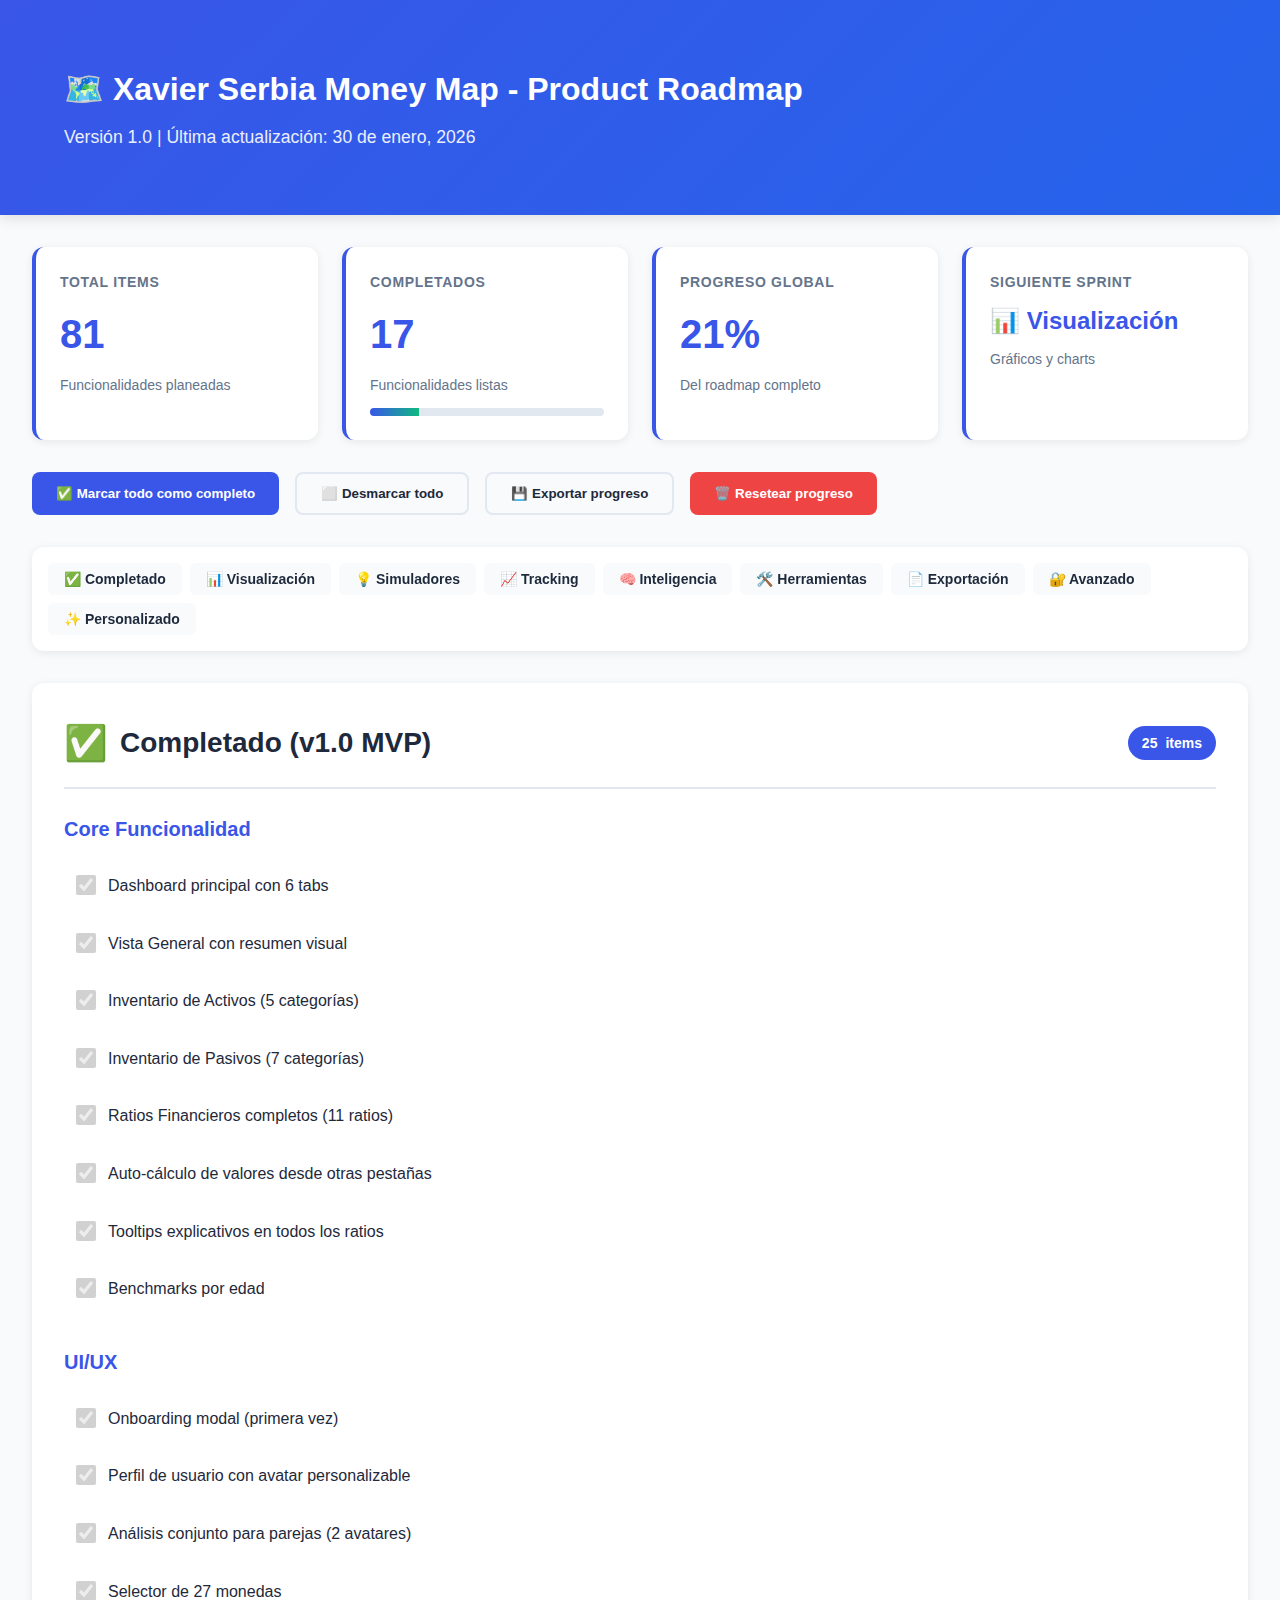
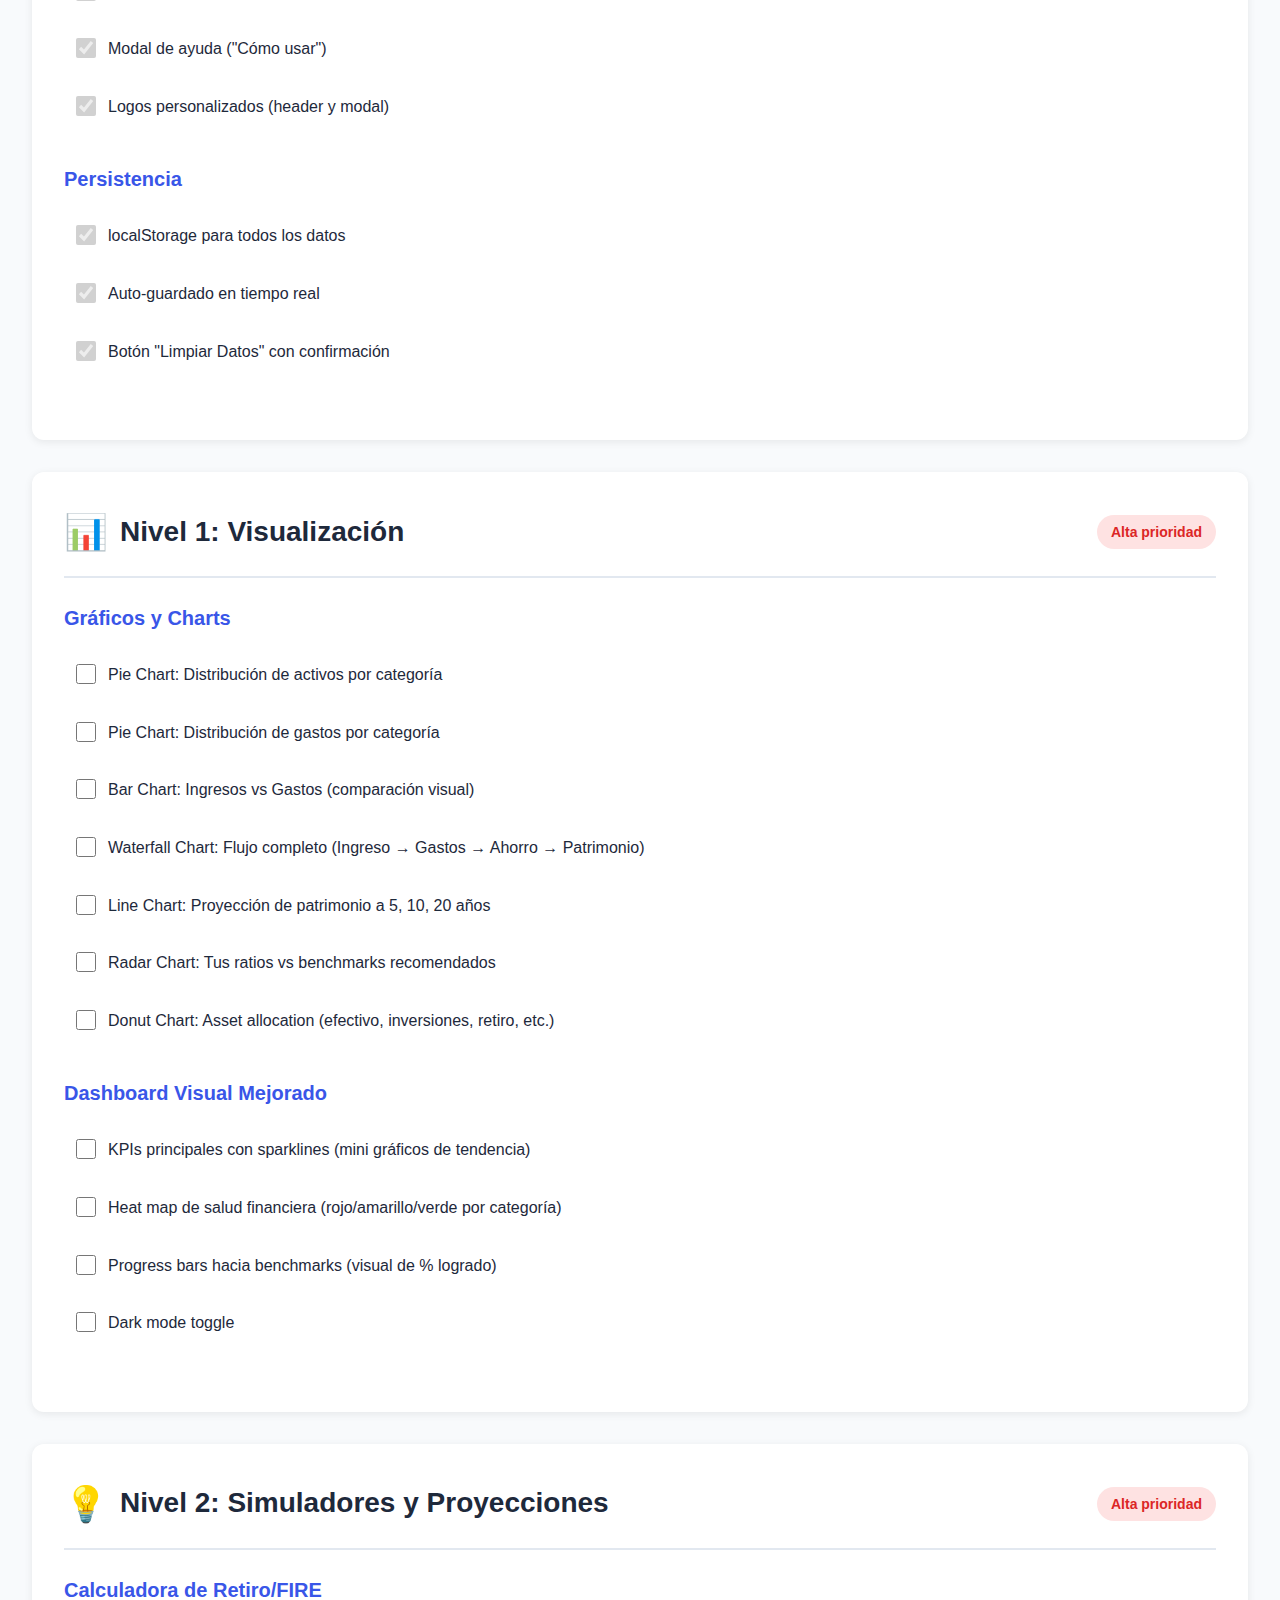
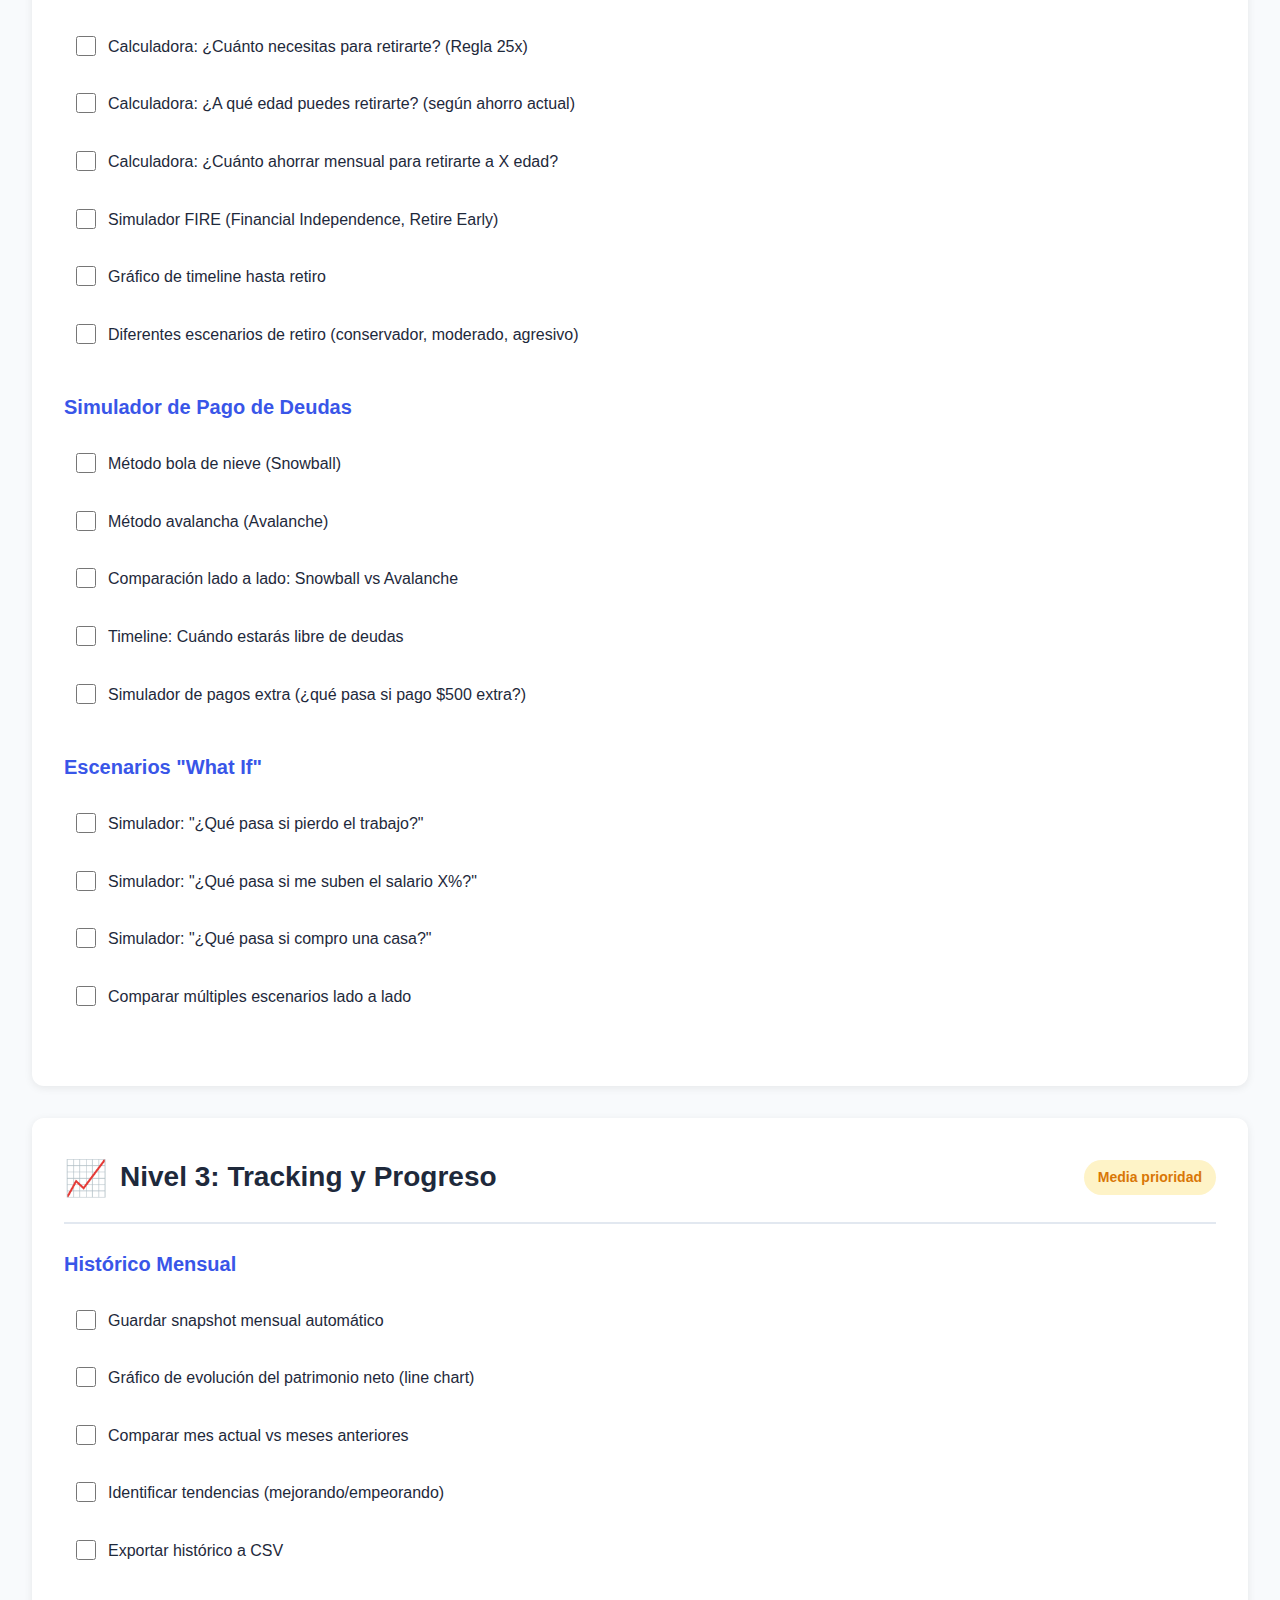
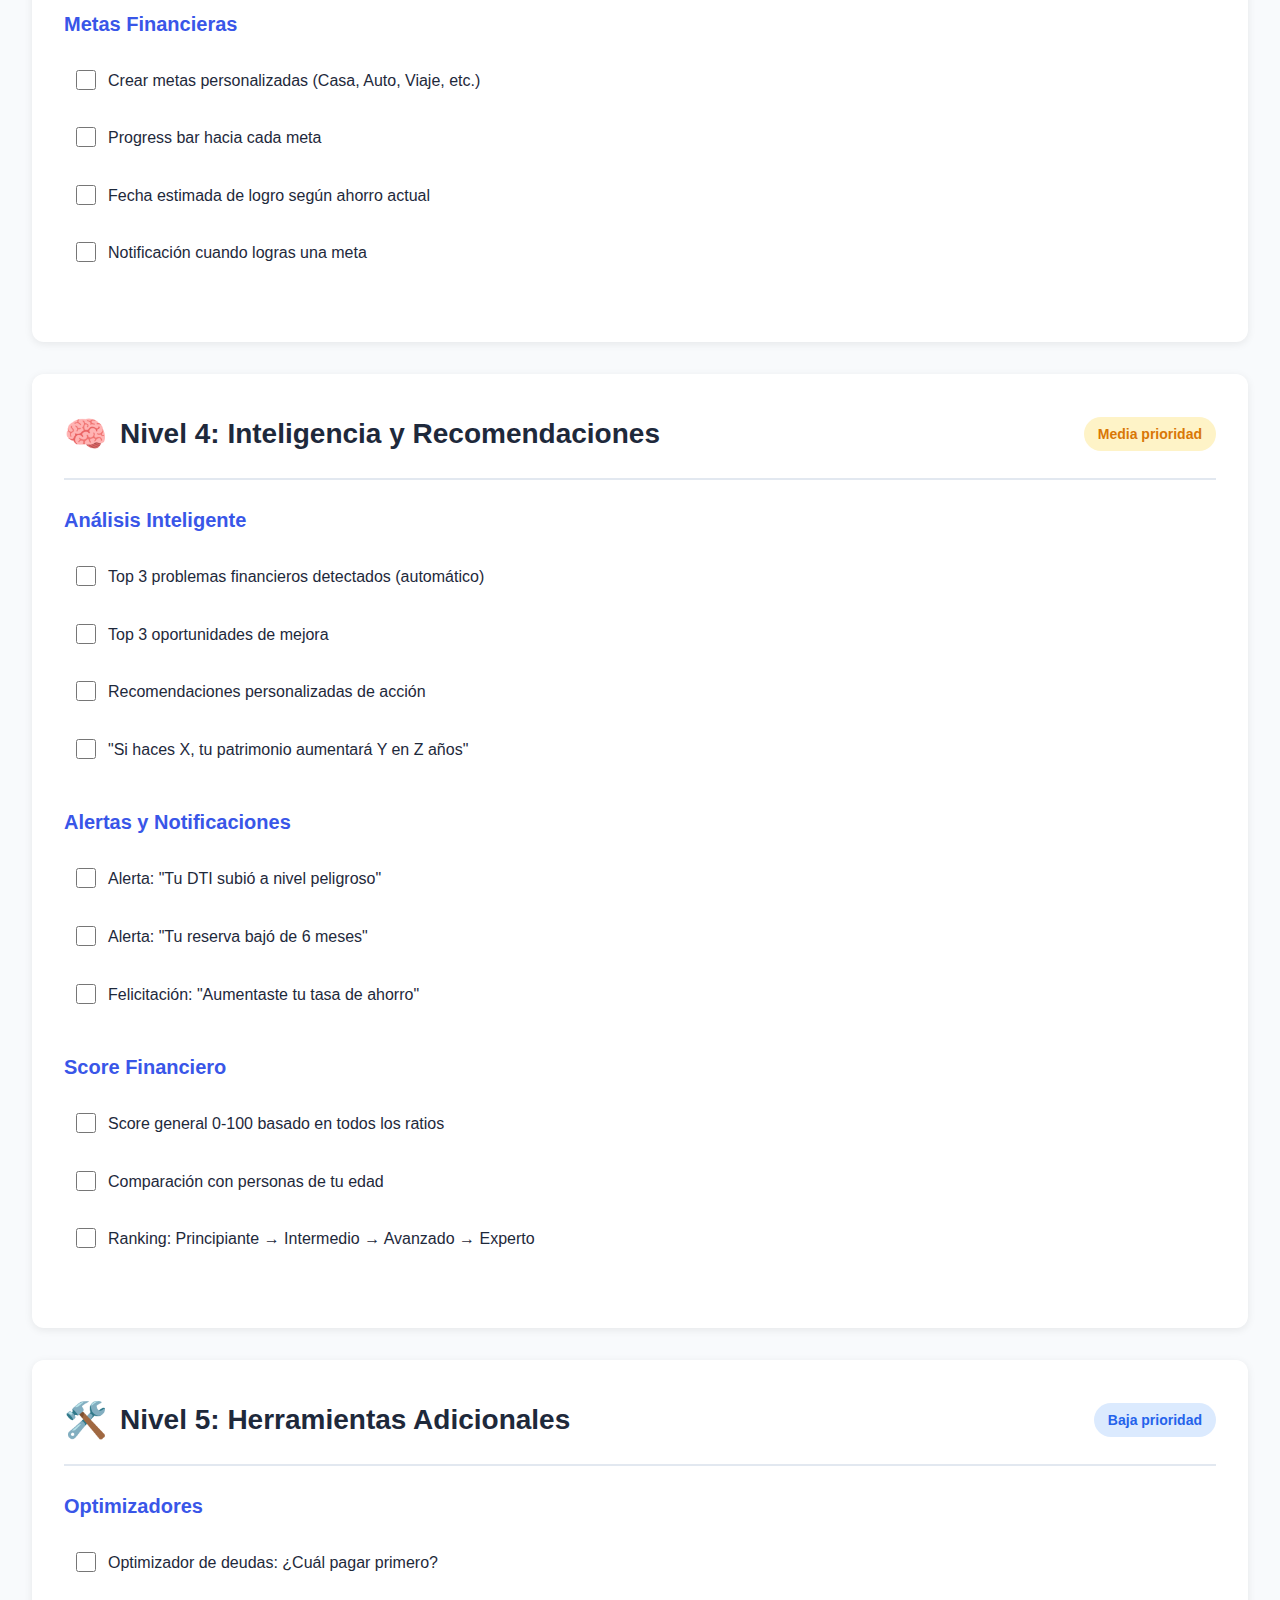
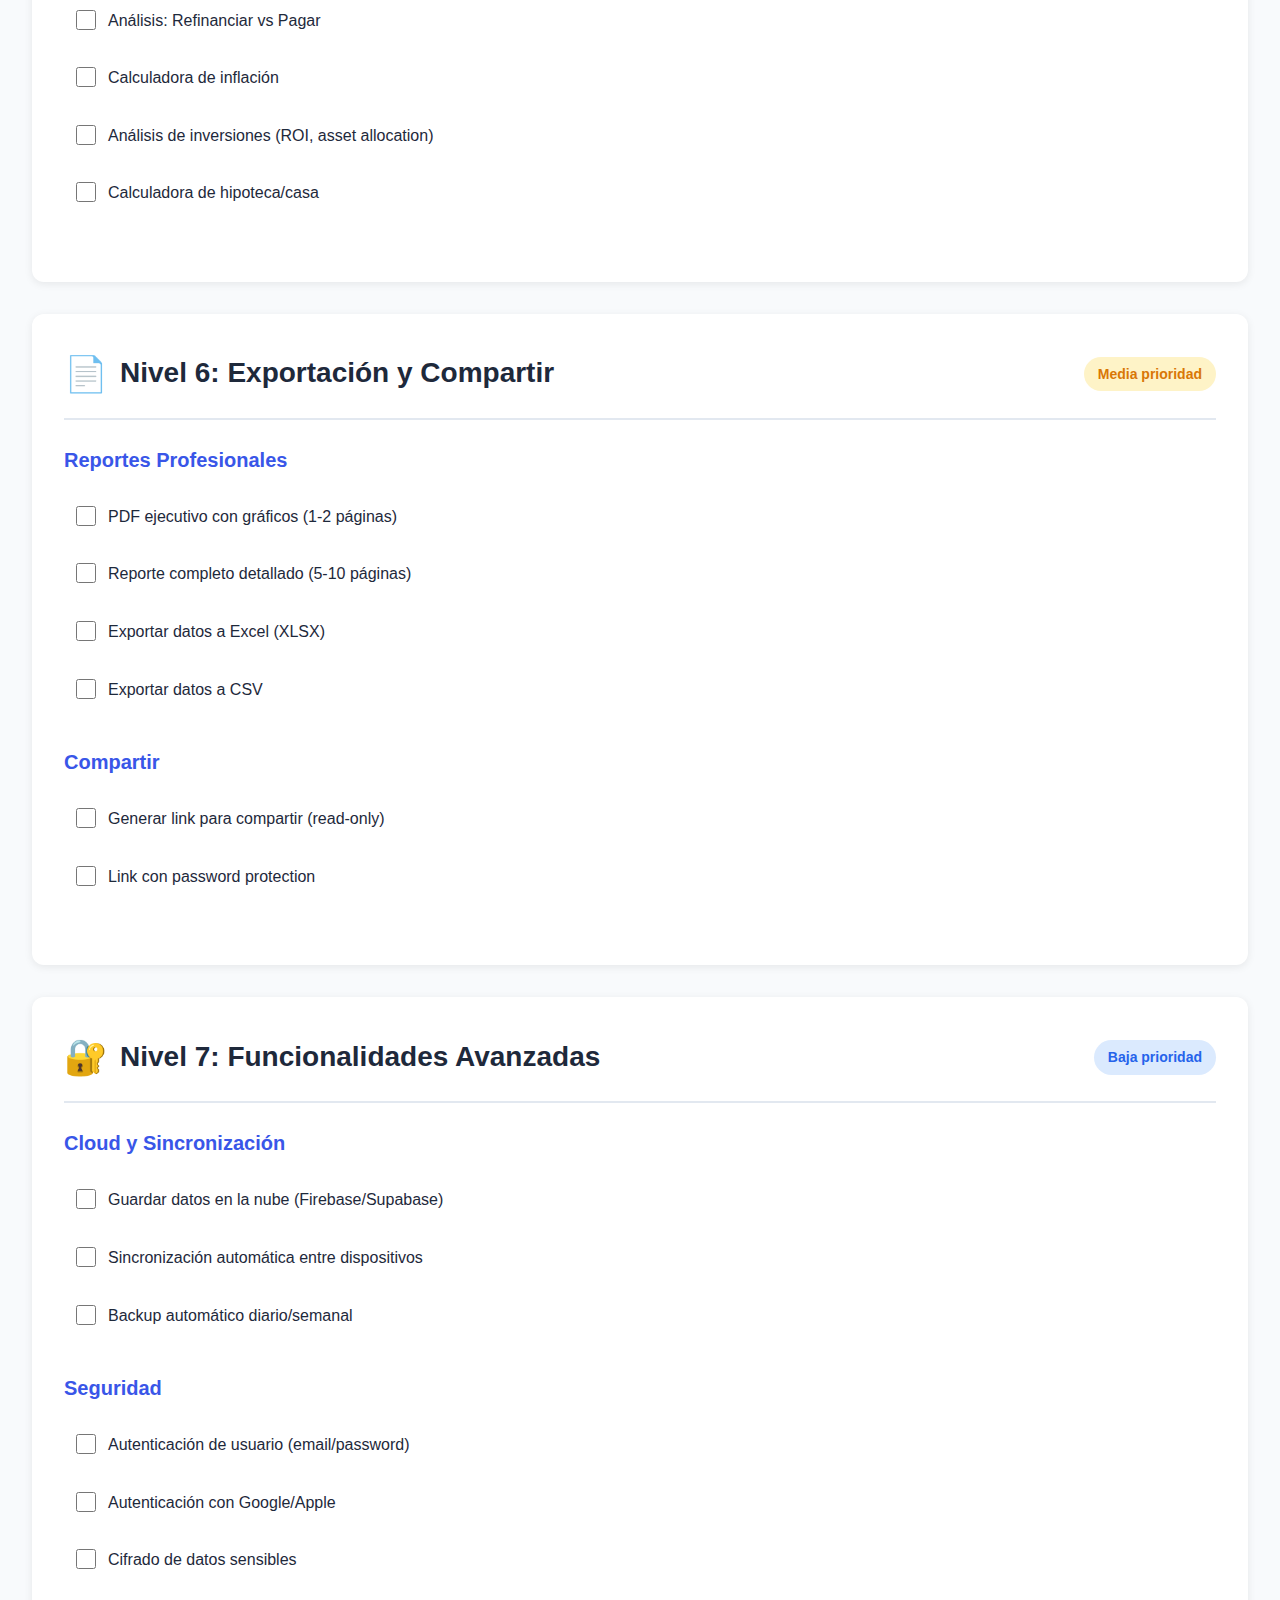
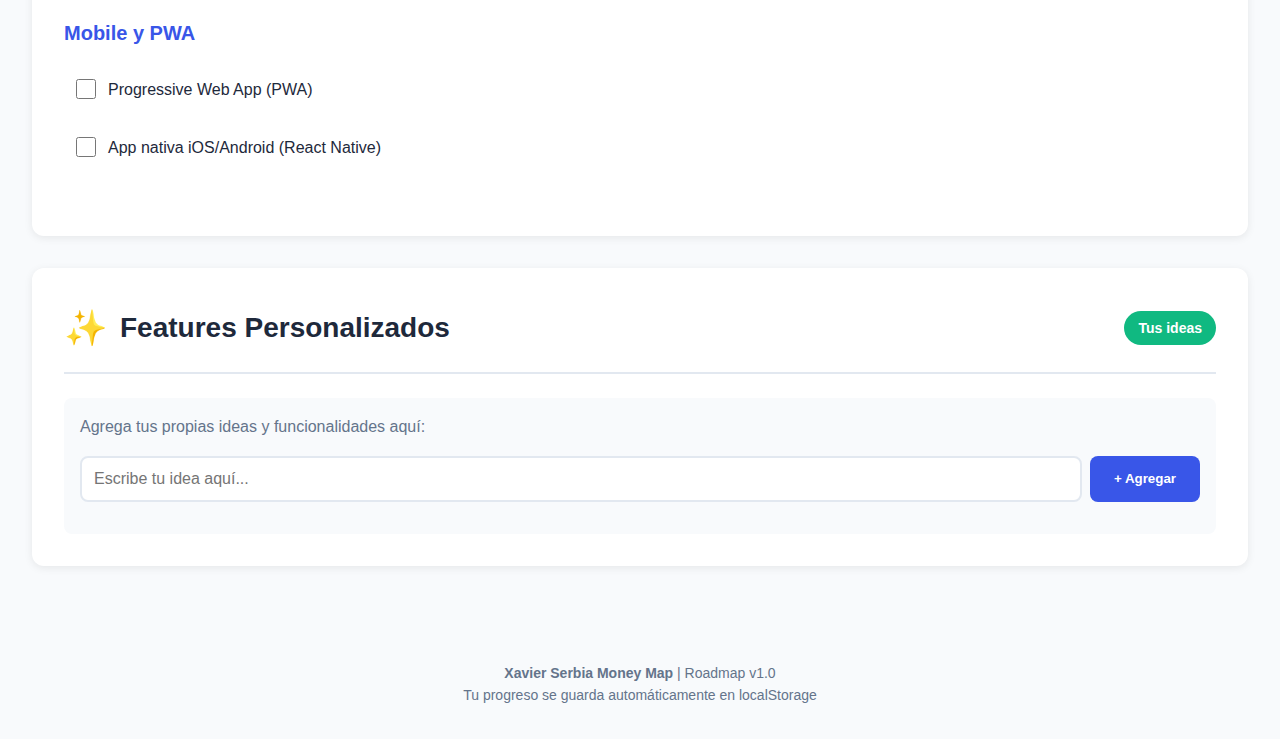
<file: XS-Roadmap-&-Checklist.html>
<!DOCTYPE html>
<html lang="es">
<head>
  <meta charset="UTF-8">
  <meta name="viewport" content="width=device-width, initial-scale=1.0">
  <title>Xavier Serbia Money Map - Product Roadmap</title>
  <style>
    * {
      margin: 0;
      padding: 0;
      box-sizing: border-box;
    }

    :root {
      --primary: #3956E8;
      --success: #10b981;
      --warning: #f59e0b;
      --danger: #ef4444;
      --bg: #f8fafc;
      --card-bg: white;
      --text: #1e293b;
      --text-muted: #64748b;
      --border: #e2e8f0;
    }

    body {
      font-family: -apple-system, BlinkMacSystemFont, 'Segoe UI', Roboto, Oxygen, Ubuntu, Cantarell, sans-serif;
      background: var(--bg);
      color: var(--text);
      line-height: 1.6;
    }

    .header {
      background: linear-gradient(135deg, var(--primary) 0%, #2563eb 100%);
      color: white;
      padding: 2rem;
      box-shadow: 0 4px 12px rgba(0,0,0,0.1);
    }

    .header h1 {
      font-size: 2rem;
      margin-bottom: 0.5rem;
    }

    .header p {
      opacity: 0.9;
      font-size: 1.1rem;
    }

    .container {
      max-width: 1400px;
      margin: 0 auto;
      padding: 2rem;
    }

    .stats-grid {
      display: grid;
      grid-template-columns: repeat(auto-fit, minmax(250px, 1fr));
      gap: 1.5rem;
      margin-bottom: 2rem;
    }

    .stat-card {
      background: var(--card-bg);
      padding: 1.5rem;
      border-radius: 12px;
      box-shadow: 0 2px 8px rgba(0,0,0,0.08);
      border-left: 4px solid var(--primary);
    }

    .stat-card h3 {
      font-size: 0.875rem;
      color: var(--text-muted);
      text-transform: uppercase;
      letter-spacing: 0.05em;
      margin-bottom: 0.5rem;
    }

    .stat-card .value {
      font-size: 2.5rem;
      font-weight: 800;
      color: var(--primary);
    }

    .stat-card .subtext {
      font-size: 0.875rem;
      color: var(--text-muted);
      margin-top: 0.5rem;
    }

    .progress-bar {
      height: 8px;
      background: var(--border);
      border-radius: 999px;
      overflow: hidden;
      margin-top: 0.75rem;
    }

    .progress-fill {
      height: 100%;
      background: linear-gradient(90deg, var(--primary), var(--success));
      transition: width 0.3s ease;
    }

    .nav {
      background: var(--card-bg);
      border-radius: 12px;
      padding: 1rem;
      margin-bottom: 2rem;
      box-shadow: 0 2px 8px rgba(0,0,0,0.08);
      position: sticky;
      top: 1rem;
      z-index: 100;
    }

    .nav-links {
      display: flex;
      gap: 0.5rem;
      flex-wrap: wrap;
    }

    .nav-link {
      padding: 0.5rem 1rem;
      background: var(--bg);
      border: none;
      border-radius: 6px;
      cursor: pointer;
      font-size: 0.875rem;
      font-weight: 600;
      color: var(--text);
      transition: all 0.2s;
    }

    .nav-link:hover {
      background: var(--primary);
      color: white;
    }

    .section {
      background: var(--card-bg);
      border-radius: 12px;
      padding: 2rem;
      margin-bottom: 2rem;
      box-shadow: 0 2px 8px rgba(0,0,0,0.08);
    }

    .section-header {
      display: flex;
      align-items: center;
      justify-content: space-between;
      margin-bottom: 1.5rem;
      padding-bottom: 1rem;
      border-bottom: 2px solid var(--border);
    }

    .section-title {
      font-size: 1.75rem;
      font-weight: 700;
      display: flex;
      align-items: center;
      gap: 0.75rem;
    }

    .section-badge {
      display: inline-flex;
      align-items: center;
      gap: 0.5rem;
      padding: 0.375rem 0.875rem;
      background: var(--primary);
      color: white;
      border-radius: 999px;
      font-size: 0.875rem;
      font-weight: 600;
    }

    .subsection {
      margin-bottom: 2rem;
    }

    .subsection-title {
      font-size: 1.25rem;
      font-weight: 600;
      margin-bottom: 1rem;
      color: var(--primary);
    }

    .checkbox-item {
      display: flex;
      align-items: flex-start;
      gap: 0.75rem;
      padding: 0.75rem;
      border-radius: 8px;
      margin-bottom: 0.5rem;
      transition: background 0.2s;
      cursor: pointer;
    }

    .checkbox-item:hover {
      background: var(--bg);
    }

    .checkbox-item input[type="checkbox"] {
      width: 20px;
      height: 20px;
      cursor: pointer;
      margin-top: 0.125rem;
      flex-shrink: 0;
    }

    .checkbox-item label {
      cursor: pointer;
      user-select: none;
      flex: 1;
    }

    .checkbox-item.completed {
      opacity: 0.6;
    }

    .checkbox-item.completed label {
      text-decoration: line-through;
      color: var(--text-muted);
    }

    .priority-badge {
      display: inline-block;
      padding: 0.25rem 0.5rem;
      border-radius: 4px;
      font-size: 0.75rem;
      font-weight: 600;
      margin-left: 0.5rem;
    }

    .priority-high {
      background: #fee2e2;
      color: #dc2626;
    }

    .priority-medium {
      background: #fef3c7;
      color: #d97706;
    }

    .priority-low {
      background: #dbeafe;
      color: #2563eb;
    }

    .action-buttons {
      display: flex;
      gap: 1rem;
      margin-bottom: 2rem;
      flex-wrap: wrap;
    }

    .btn {
      padding: 0.75rem 1.5rem;
      border: none;
      border-radius: 8px;
      font-weight: 600;
      cursor: pointer;
      transition: all 0.2s;
      display: flex;
      align-items: center;
      gap: 0.5rem;
    }

    .btn-primary {
      background: var(--primary);
      color: white;
    }

    .btn-primary:hover {
      background: #2563eb;
    }

    .btn-secondary {
      background: var(--bg);
      color: var(--text);
      border: 2px solid var(--border);
    }

    .btn-secondary:hover {
      border-color: var(--primary);
    }

    .btn-danger {
      background: var(--danger);
      color: white;
    }

    .btn-danger:hover {
      background: #dc2626;
    }

    .custom-items {
      margin-top: 1rem;
      padding: 1rem;
      background: var(--bg);
      border-radius: 8px;
    }

    .add-item-input {
      display: flex;
      gap: 0.5rem;
      margin-top: 1rem;
    }

    .add-item-input input {
      flex: 1;
      padding: 0.75rem;
      border: 2px solid var(--border);
      border-radius: 8px;
      font-size: 1rem;
    }

    .add-item-input input:focus {
      outline: none;
      border-color: var(--primary);
    }

    .footer {
      text-align: center;
      padding: 2rem;
      color: var(--text-muted);
      font-size: 0.875rem;
    }

    @media (max-width: 768px) {
      .header h1 {
        font-size: 1.5rem;
      }
      
      .stat-card .value {
        font-size: 2rem;
      }

      .section {
        padding: 1.25rem;
      }

      .nav-links {
        overflow-x: auto;
        flex-wrap: nowrap;
      }
    }

    .emoji {
      font-size: 1.25em;
    }
  </style>
</head>
<body>
  <div class="header">
    <div class="container">
      <h1>🗺️ Xavier Serbia Money Map - Product Roadmap</h1>
      <p>Versión 1.0 | Última actualización: 30 de enero, 2026</p>
    </div>
  </div>

  <div class="container">
    <!-- Stats Dashboard -->
    <div class="stats-grid">
      <div class="stat-card">
        <h3>Total Items</h3>
        <div class="value" id="totalItems">0</div>
        <div class="subtext">Funcionalidades planeadas</div>
      </div>
      <div class="stat-card">
        <h3>Completados</h3>
        <div class="value" id="completedItems">0</div>
        <div class="subtext">Funcionalidades listas</div>
        <div class="progress-bar">
          <div class="progress-fill" id="progressBar" style="width: 0%"></div>
        </div>
      </div>
      <div class="stat-card">
        <h3>Progreso Global</h3>
        <div class="value" id="progressPercent">0%</div>
        <div class="subtext">Del roadmap completo</div>
      </div>
      <div class="stat-card">
        <h3>Siguiente Sprint</h3>
        <div class="value" style="font-size: 1.5rem;">📊 Visualización</div>
        <div class="subtext">Gráficos y charts</div>
      </div>
    </div>

    <!-- Action Buttons -->
    <div class="action-buttons">
      <button class="btn btn-primary" onclick="markAllComplete()">
        ✅ Marcar todo como completo
      </button>
      <button class="btn btn-secondary" onclick="markAllIncomplete()">
        ⬜ Desmarcar todo
      </button>
      <button class="btn btn-secondary" onclick="exportProgress()">
        💾 Exportar progreso
      </button>
      <button class="btn btn-danger" onclick="resetProgress()">
        🗑️ Resetear progreso
      </button>
    </div>

    <!-- Navigation -->
    <div class="nav">
      <div class="nav-links">
        <button class="nav-link" onclick="scrollToSection('completado')">✅ Completado</button>
        <button class="nav-link" onclick="scrollToSection('visualizacion')">📊 Visualización</button>
        <button class="nav-link" onclick="scrollToSection('simuladores')">💡 Simuladores</button>
        <button class="nav-link" onclick="scrollToSection('tracking')">📈 Tracking</button>
        <button class="nav-link" onclick="scrollToSection('inteligencia')">🧠 Inteligencia</button>
        <button class="nav-link" onclick="scrollToSection('herramientas')">🛠️ Herramientas</button>
        <button class="nav-link" onclick="scrollToSection('exportacion')">📄 Exportación</button>
        <button class="nav-link" onclick="scrollToSection('avanzado')">🔐 Avanzado</button>
        <button class="nav-link" onclick="scrollToSection('custom')">✨ Personalizado</button>
      </div>
    </div>

    <!-- SECCIÓN: COMPLETADO -->
    <div class="section" id="completado">
      <div class="section-header">
        <h2 class="section-title">
          <span class="emoji">✅</span>
          Completado (v1.0 MVP)
        </h2>
        <span class="section-badge">
          <span id="completed-count">25</span> items
        </span>
      </div>

      <div class="subsection">
        <h3 class="subsection-title">Core Funcionalidad</h3>
        <div class="checkbox-item completed">
          <input type="checkbox" id="c1" checked disabled>
          <label for="c1">Dashboard principal con 6 tabs</label>
        </div>
        <div class="checkbox-item completed">
          <input type="checkbox" id="c2" checked disabled>
          <label for="c2">Vista General con resumen visual</label>
        </div>
        <div class="checkbox-item completed">
          <input type="checkbox" id="c3" checked disabled>
          <label for="c3">Inventario de Activos (5 categorías)</label>
        </div>
        <div class="checkbox-item completed">
          <input type="checkbox" id="c4" checked disabled>
          <label for="c4">Inventario de Pasivos (7 categorías)</label>
        </div>
        <div class="checkbox-item completed">
          <input type="checkbox" id="c5" checked disabled>
          <label for="c5">Ratios Financieros completos (11 ratios)</label>
        </div>
        <div class="checkbox-item completed">
          <input type="checkbox" id="c6" checked disabled>
          <label for="c6">Auto-cálculo de valores desde otras pestañas</label>
        </div>
        <div class="checkbox-item completed">
          <input type="checkbox" id="c7" checked disabled>
          <label for="c7">Tooltips explicativos en todos los ratios</label>
        </div>
        <div class="checkbox-item completed">
          <input type="checkbox" id="c8" checked disabled>
          <label for="c8">Benchmarks por edad</label>
        </div>
      </div>

      <div class="subsection">
        <h3 class="subsection-title">UI/UX</h3>
        <div class="checkbox-item completed">
          <input type="checkbox" id="c9" checked disabled>
          <label for="c9">Onboarding modal (primera vez)</label>
        </div>
        <div class="checkbox-item completed">
          <input type="checkbox" id="c10" checked disabled>
          <label for="c10">Perfil de usuario con avatar personalizable</label>
        </div>
        <div class="checkbox-item completed">
          <input type="checkbox" id="c11" checked disabled>
          <label for="c11">Análisis conjunto para parejas (2 avatares)</label>
        </div>
        <div class="checkbox-item completed">
          <input type="checkbox" id="c12" checked disabled>
          <label for="c12">Selector de 27 monedas</label>
        </div>
        <div class="checkbox-item completed">
          <input type="checkbox" id="c13" checked disabled>
          <label for="c13">Modal de ayuda ("Cómo usar")</label>
        </div>
        <div class="checkbox-item completed">
          <input type="checkbox" id="c14" checked disabled>
          <label for="c14">Logos personalizados (header y modal)</label>
        </div>
      </div>

      <div class="subsection">
        <h3 class="subsection-title">Persistencia</h3>
        <div class="checkbox-item completed">
          <input type="checkbox" id="c15" checked disabled>
          <label for="c15">localStorage para todos los datos</label>
        </div>
        <div class="checkbox-item completed">
          <input type="checkbox" id="c16" checked disabled>
          <label for="c16">Auto-guardado en tiempo real</label>
        </div>
        <div class="checkbox-item completed">
          <input type="checkbox" id="c17" checked disabled>
          <label for="c17">Botón "Limpiar Datos" con confirmación</label>
        </div>
      </div>
    </div>

    <!-- SECCIÓN: VISUALIZACIÓN -->
    <div class="section" id="visualizacion">
      <div class="section-header">
        <h2 class="section-title">
          <span class="emoji">📊</span>
          Nivel 1: Visualización
        </h2>
        <span class="section-badge priority-high">
          Alta prioridad
        </span>
      </div>

      <div class="subsection">
        <h3 class="subsection-title">Gráficos y Charts</h3>
        <div class="checkbox-item">
          <input type="checkbox" id="v1" onchange="updateProgress()">
          <label for="v1">Pie Chart: Distribución de activos por categoría</label>
        </div>
        <div class="checkbox-item">
          <input type="checkbox" id="v2" onchange="updateProgress()">
          <label for="v2">Pie Chart: Distribución de gastos por categoría</label>
        </div>
        <div class="checkbox-item">
          <input type="checkbox" id="v3" onchange="updateProgress()">
          <label for="v3">Bar Chart: Ingresos vs Gastos (comparación visual)</label>
        </div>
        <div class="checkbox-item">
          <input type="checkbox" id="v4" onchange="updateProgress()">
          <label for="v4">Waterfall Chart: Flujo completo (Ingreso → Gastos → Ahorro → Patrimonio)</label>
        </div>
        <div class="checkbox-item">
          <input type="checkbox" id="v5" onchange="updateProgress()">
          <label for="v5">Line Chart: Proyección de patrimonio a 5, 10, 20 años</label>
        </div>
        <div class="checkbox-item">
          <input type="checkbox" id="v6" onchange="updateProgress()">
          <label for="v6">Radar Chart: Tus ratios vs benchmarks recomendados</label>
        </div>
        <div class="checkbox-item">
          <input type="checkbox" id="v7" onchange="updateProgress()">
          <label for="v7">Donut Chart: Asset allocation (efectivo, inversiones, retiro, etc.)</label>
        </div>
      </div>

      <div class="subsection">
        <h3 class="subsection-title">Dashboard Visual Mejorado</h3>
        <div class="checkbox-item">
          <input type="checkbox" id="v8" onchange="updateProgress()">
          <label for="v8">KPIs principales con sparklines (mini gráficos de tendencia)</label>
        </div>
        <div class="checkbox-item">
          <input type="checkbox" id="v9" onchange="updateProgress()">
          <label for="v9">Heat map de salud financiera (rojo/amarillo/verde por categoría)</label>
        </div>
        <div class="checkbox-item">
          <input type="checkbox" id="v10" onchange="updateProgress()">
          <label for="v10">Progress bars hacia benchmarks (visual de % logrado)</label>
        </div>
        <div class="checkbox-item">
          <input type="checkbox" id="v11" onchange="updateProgress()">
          <label for="v11">Dark mode toggle</label>
        </div>
      </div>
    </div>

    <!-- SECCIÓN: SIMULADORES -->
    <div class="section" id="simuladores">
      <div class="section-header">
        <h2 class="section-title">
          <span class="emoji">💡</span>
          Nivel 2: Simuladores y Proyecciones
        </h2>
        <span class="section-badge priority-high">
          Alta prioridad
        </span>
      </div>

      <div class="subsection">
        <h3 class="subsection-title">Calculadora de Retiro/FIRE</h3>
        <div class="checkbox-item">
          <input type="checkbox" id="s1" onchange="updateProgress()">
          <label for="s1">Calculadora: ¿Cuánto necesitas para retirarte? (Regla 25x)</label>
        </div>
        <div class="checkbox-item">
          <input type="checkbox" id="s2" onchange="updateProgress()">
          <label for="s2">Calculadora: ¿A qué edad puedes retirarte? (según ahorro actual)</label>
        </div>
        <div class="checkbox-item">
          <input type="checkbox" id="s3" onchange="updateProgress()">
          <label for="s3">Calculadora: ¿Cuánto ahorrar mensual para retirarte a X edad?</label>
        </div>
        <div class="checkbox-item">
          <input type="checkbox" id="s4" onchange="updateProgress()">
          <label for="s4">Simulador FIRE (Financial Independence, Retire Early)</label>
        </div>
        <div class="checkbox-item">
          <input type="checkbox" id="s5" onchange="updateProgress()">
          <label for="s5">Gráfico de timeline hasta retiro</label>
        </div>
        <div class="checkbox-item">
          <input type="checkbox" id="s6" onchange="updateProgress()">
          <label for="s6">Diferentes escenarios de retiro (conservador, moderado, agresivo)</label>
        </div>
      </div>

      <div class="subsection">
        <h3 class="subsection-title">Simulador de Pago de Deudas</h3>
        <div class="checkbox-item">
          <input type="checkbox" id="s7" onchange="updateProgress()">
          <label for="s7">Método bola de nieve (Snowball)</label>
        </div>
        <div class="checkbox-item">
          <input type="checkbox" id="s8" onchange="updateProgress()">
          <label for="s8">Método avalancha (Avalanche)</label>
        </div>
        <div class="checkbox-item">
          <input type="checkbox" id="s9" onchange="updateProgress()">
          <label for="s9">Comparación lado a lado: Snowball vs Avalanche</label>
        </div>
        <div class="checkbox-item">
          <input type="checkbox" id="s10" onchange="updateProgress()">
          <label for="s10">Timeline: Cuándo estarás libre de deudas</label>
        </div>
        <div class="checkbox-item">
          <input type="checkbox" id="s11" onchange="updateProgress()">
          <label for="s11">Simulador de pagos extra (¿qué pasa si pago $500 extra?)</label>
        </div>
      </div>

      <div class="subsection">
        <h3 class="subsection-title">Escenarios "What If"</h3>
        <div class="checkbox-item">
          <input type="checkbox" id="s12" onchange="updateProgress()">
          <label for="s12">Simulador: "¿Qué pasa si pierdo el trabajo?"</label>
        </div>
        <div class="checkbox-item">
          <input type="checkbox" id="s13" onchange="updateProgress()">
          <label for="s13">Simulador: "¿Qué pasa si me suben el salario X%?"</label>
        </div>
        <div class="checkbox-item">
          <input type="checkbox" id="s14" onchange="updateProgress()">
          <label for="s14">Simulador: "¿Qué pasa si compro una casa?"</label>
        </div>
        <div class="checkbox-item">
          <input type="checkbox" id="s15" onchange="updateProgress()">
          <label for="s15">Comparar múltiples escenarios lado a lado</label>
        </div>
      </div>
    </div>

    <!-- SECCIÓN: TRACKING -->
    <div class="section" id="tracking">
      <div class="section-header">
        <h2 class="section-title">
          <span class="emoji">📈</span>
          Nivel 3: Tracking y Progreso
        </h2>
        <span class="section-badge priority-medium">
          Media prioridad
        </span>
      </div>

      <div class="subsection">
        <h3 class="subsection-title">Histórico Mensual</h3>
        <div class="checkbox-item">
          <input type="checkbox" id="t1" onchange="updateProgress()">
          <label for="t1">Guardar snapshot mensual automático</label>
        </div>
        <div class="checkbox-item">
          <input type="checkbox" id="t2" onchange="updateProgress()">
          <label for="t2">Gráfico de evolución del patrimonio neto (line chart)</label>
        </div>
        <div class="checkbox-item">
          <input type="checkbox" id="t3" onchange="updateProgress()">
          <label for="t3">Comparar mes actual vs meses anteriores</label>
        </div>
        <div class="checkbox-item">
          <input type="checkbox" id="t4" onchange="updateProgress()">
          <label for="t4">Identificar tendencias (mejorando/empeorando)</label>
        </div>
        <div class="checkbox-item">
          <input type="checkbox" id="t5" onchange="updateProgress()">
          <label for="t5">Exportar histórico a CSV</label>
        </div>
      </div>

      <div class="subsection">
        <h3 class="subsection-title">Metas Financieras</h3>
        <div class="checkbox-item">
          <input type="checkbox" id="t6" onchange="updateProgress()">
          <label for="t6">Crear metas personalizadas (Casa, Auto, Viaje, etc.)</label>
        </div>
        <div class="checkbox-item">
          <input type="checkbox" id="t7" onchange="updateProgress()">
          <label for="t7">Progress bar hacia cada meta</label>
        </div>
        <div class="checkbox-item">
          <input type="checkbox" id="t8" onchange="updateProgress()">
          <label for="t8">Fecha estimada de logro según ahorro actual</label>
        </div>
        <div class="checkbox-item">
          <input type="checkbox" id="t9" onchange="updateProgress()">
          <label for="t9">Notificación cuando logras una meta</label>
        </div>
      </div>
    </div>

    <!-- SECCIÓN: INTELIGENCIA -->
    <div class="section" id="inteligencia">
      <div class="section-header">
        <h2 class="section-title">
          <span class="emoji">🧠</span>
          Nivel 4: Inteligencia y Recomendaciones
        </h2>
        <span class="section-badge priority-medium">
          Media prioridad
        </span>
      </div>

      <div class="subsection">
        <h3 class="subsection-title">Análisis Inteligente</h3>
        <div class="checkbox-item">
          <input type="checkbox" id="i1" onchange="updateProgress()">
          <label for="i1">Top 3 problemas financieros detectados (automático)</label>
        </div>
        <div class="checkbox-item">
          <input type="checkbox" id="i2" onchange="updateProgress()">
          <label for="i2">Top 3 oportunidades de mejora</label>
        </div>
        <div class="checkbox-item">
          <input type="checkbox" id="i3" onchange="updateProgress()">
          <label for="i3">Recomendaciones personalizadas de acción</label>
        </div>
        <div class="checkbox-item">
          <input type="checkbox" id="i4" onchange="updateProgress()">
          <label for="i4">"Si haces X, tu patrimonio aumentará Y en Z años"</label>
        </div>
      </div>

      <div class="subsection">
        <h3 class="subsection-title">Alertas y Notificaciones</h3>
        <div class="checkbox-item">
          <input type="checkbox" id="i5" onchange="updateProgress()">
          <label for="i5">Alerta: "Tu DTI subió a nivel peligroso"</label>
        </div>
        <div class="checkbox-item">
          <input type="checkbox" id="i6" onchange="updateProgress()">
          <label for="i6">Alerta: "Tu reserva bajó de 6 meses"</label>
        </div>
        <div class="checkbox-item">
          <input type="checkbox" id="i7" onchange="updateProgress()">
          <label for="i7">Felicitación: "Aumentaste tu tasa de ahorro"</label>
        </div>
      </div>

      <div class="subsection">
        <h3 class="subsection-title">Score Financiero</h3>
        <div class="checkbox-item">
          <input type="checkbox" id="i8" onchange="updateProgress()">
          <label for="i8">Score general 0-100 basado en todos los ratios</label>
        </div>
        <div class="checkbox-item">
          <input type="checkbox" id="i9" onchange="updateProgress()">
          <label for="i9">Comparación con personas de tu edad</label>
        </div>
        <div class="checkbox-item">
          <input type="checkbox" id="i10" onchange="updateProgress()">
          <label for="i10">Ranking: Principiante → Intermedio → Avanzado → Experto</label>
        </div>
      </div>
    </div>

    <!-- SECCIÓN: HERRAMIENTAS -->
    <div class="section" id="herramientas">
      <div class="section-header">
        <h2 class="section-title">
          <span class="emoji">🛠️</span>
          Nivel 5: Herramientas Adicionales
        </h2>
        <span class="section-badge priority-low">
          Baja prioridad
        </span>
      </div>

      <div class="subsection">
        <h3 class="subsection-title">Optimizadores</h3>
        <div class="checkbox-item">
          <input type="checkbox" id="h1" onchange="updateProgress()">
          <label for="h1">Optimizador de deudas: ¿Cuál pagar primero?</label>
        </div>
        <div class="checkbox-item">
          <input type="checkbox" id="h2" onchange="updateProgress()">
          <label for="h2">Análisis: Refinanciar vs Pagar</label>
        </div>
        <div class="checkbox-item">
          <input type="checkbox" id="h3" onchange="updateProgress()">
          <label for="h3">Calculadora de inflación</label>
        </div>
        <div class="checkbox-item">
          <input type="checkbox" id="h4" onchange="updateProgress()">
          <label for="h4">Análisis de inversiones (ROI, asset allocation)</label>
        </div>
        <div class="checkbox-item">
          <input type="checkbox" id="h5" onchange="updateProgress()">
          <label for="h5">Calculadora de hipoteca/casa</label>
        </div>
      </div>
    </div>

    <!-- SECCIÓN: EXPORTACIÓN -->
    <div class="section" id="exportacion">
      <div class="section-header">
        <h2 class="section-title">
          <span class="emoji">📄</span>
          Nivel 6: Exportación y Compartir
        </h2>
        <span class="section-badge priority-medium">
          Media prioridad
        </span>
      </div>

      <div class="subsection">
        <h3 class="subsection-title">Reportes Profesionales</h3>
        <div class="checkbox-item">
          <input type="checkbox" id="e1" onchange="updateProgress()">
          <label for="e1">PDF ejecutivo con gráficos (1-2 páginas)</label>
        </div>
        <div class="checkbox-item">
          <input type="checkbox" id="e2" onchange="updateProgress()">
          <label for="e2">Reporte completo detallado (5-10 páginas)</label>
        </div>
        <div class="checkbox-item">
          <input type="checkbox" id="e3" onchange="updateProgress()">
          <label for="e3">Exportar datos a Excel (XLSX)</label>
        </div>
        <div class="checkbox-item">
          <input type="checkbox" id="e4" onchange="updateProgress()">
          <label for="e4">Exportar datos a CSV</label>
        </div>
      </div>

      <div class="subsection">
        <h3 class="subsection-title">Compartir</h3>
        <div class="checkbox-item">
          <input type="checkbox" id="e5" onchange="updateProgress()">
          <label for="e5">Generar link para compartir (read-only)</label>
        </div>
        <div class="checkbox-item">
          <input type="checkbox" id="e6" onchange="updateProgress()">
          <label for="e6">Link con password protection</label>
        </div>
      </div>
    </div>

    <!-- SECCIÓN: AVANZADO -->
    <div class="section" id="avanzado">
      <div class="section-header">
        <h2 class="section-title">
          <span class="emoji">🔐</span>
          Nivel 7: Funcionalidades Avanzadas
        </h2>
        <span class="section-badge priority-low">
          Baja prioridad
        </span>
      </div>

      <div class="subsection">
        <h3 class="subsection-title">Cloud y Sincronización</h3>
        <div class="checkbox-item">
          <input type="checkbox" id="a1" onchange="updateProgress()">
          <label for="a1">Guardar datos en la nube (Firebase/Supabase)</label>
        </div>
        <div class="checkbox-item">
          <input type="checkbox" id="a2" onchange="updateProgress()">
          <label for="a2">Sincronización automática entre dispositivos</label>
        </div>
        <div class="checkbox-item">
          <input type="checkbox" id="a3" onchange="updateProgress()">
          <label for="a3">Backup automático diario/semanal</label>
        </div>
      </div>

      <div class="subsection">
        <h3 class="subsection-title">Seguridad</h3>
        <div class="checkbox-item">
          <input type="checkbox" id="a4" onchange="updateProgress()">
          <label for="a4">Autenticación de usuario (email/password)</label>
        </div>
        <div class="checkbox-item">
          <input type="checkbox" id="a5" onchange="updateProgress()">
          <label for="a5">Autenticación con Google/Apple</label>
        </div>
        <div class="checkbox-item">
          <input type="checkbox" id="a6" onchange="updateProgress()">
          <label for="a6">Cifrado de datos sensibles</label>
        </div>
      </div>

      <div class="subsection">
        <h3 class="subsection-title">Mobile y PWA</h3>
        <div class="checkbox-item">
          <input type="checkbox" id="a7" onchange="updateProgress()">
          <label for="a7">Progressive Web App (PWA)</label>
        </div>
        <div class="checkbox-item">
          <input type="checkbox" id="a8" onchange="updateProgress()">
          <label for="a8">App nativa iOS/Android (React Native)</label>
        </div>
      </div>
    </div>

    <!-- SECCIÓN: PERSONALIZADO -->
    <div class="section" id="custom">
      <div class="section-header">
        <h2 class="section-title">
          <span class="emoji">✨</span>
          Features Personalizados
        </h2>
        <span class="section-badge" style="background: var(--success); color: white;">
          Tus ideas
        </span>
      </div>

      <div class="custom-items" id="customItemsContainer">
        <p style="color: var(--text-muted); margin-bottom: 1rem;">
          Agrega tus propias ideas y funcionalidades aquí:
        </p>
        <div class="add-item-input">
          <input type="text" id="customItemInput" placeholder="Escribe tu idea aquí...">
          <button class="btn btn-primary" onclick="addCustomItem()">+ Agregar</button>
        </div>
        <div id="customItemsList" style="margin-top: 1rem;"></div>
      </div>
    </div>

  </div>

  <div class="footer">
    <p><strong>Xavier Serbia Money Map</strong> | Roadmap v1.0</p>
    <p>Tu progreso se guarda automáticamente en localStorage</p>
  </div>

  <script>
    // Initialize
    let customItems = JSON.parse(localStorage.getItem('roadmapCustomItems') || '[]');
    
    // Load saved progress
    function loadProgress() {
      const saved = localStorage.getItem('roadmapProgress');
      if (saved) {
        const progress = JSON.parse(saved);
        Object.keys(progress).forEach(id => {
          const checkbox = document.getElementById(id);
          if (checkbox && !checkbox.disabled) {
            checkbox.checked = progress[id];
            if (progress[id]) {
              checkbox.parentElement.classList.add('completed');
            }
          }
        });
      }
      loadCustomItems();
      updateProgress();
    }

    // Save progress
    function saveProgress() {
      const checkboxes = document.querySelectorAll('input[type="checkbox"]:not([disabled])');
      const progress = {};
      checkboxes.forEach(cb => {
        progress[cb.id] = cb.checked;
      });
      localStorage.setItem('roadmapProgress', JSON.stringify(progress));
    }

    // Update stats
    function updateProgress() {
      const all = document.querySelectorAll('input[type="checkbox"]');
      const completed = document.querySelectorAll('input[type="checkbox"]:checked');
      const uncompleted = document.querySelectorAll('input[type="checkbox"]:not([disabled])');
      const uncompletedChecked = document.querySelectorAll('input[type="checkbox"]:not([disabled]):checked');
      
      const totalItems = all.length;
      const completedItems = completed.length;
      const percent = Math.round((completedItems / totalItems) * 100);
      
      document.getElementById('totalItems').textContent = totalItems;
      document.getElementById('completedItems').textContent = completedItems;
      document.getElementById('progressPercent').textContent = percent + '%';
      document.getElementById('progressBar').style.width = percent + '%';
      
      // Update checkbox styles
      document.querySelectorAll('.checkbox-item').forEach(item => {
        const checkbox = item.querySelector('input[type="checkbox"]');
        if (checkbox && checkbox.checked && !checkbox.disabled) {
          item.classList.add('completed');
        } else {
          item.classList.remove('completed');
        }
      });
      
      saveProgress();
    }

    // Mark all complete
    function markAllComplete() {
      if (confirm('¿Marcar TODOS los items como completados?')) {
        document.querySelectorAll('input[type="checkbox"]:not([disabled])').forEach(cb => {
          cb.checked = true;
        });
        updateProgress();
      }
    }

    // Mark all incomplete
    function markAllIncomplete() {
      if (confirm('¿Desmarcar TODOS los items?')) {
        document.querySelectorAll('input[type="checkbox"]:not([disabled])').forEach(cb => {
          cb.checked = false;
        });
        updateProgress();
      }
    }

    // Reset progress
    function resetProgress() {
      if (confirm('⚠️ ¿Estás seguro de que quieres RESETEAR todo el progreso?\n\nEsta acción no se puede deshacer.')) {
        localStorage.removeItem('roadmapProgress');
        localStorage.removeItem('roadmapCustomItems');
        customItems = [];
        document.querySelectorAll('input[type="checkbox"]:not([disabled])').forEach(cb => {
          cb.checked = false;
        });
        document.getElementById('customItemsList').innerHTML = '';
        updateProgress();
      }
    }

    // Export progress
    function exportProgress() {
      const all = document.querySelectorAll('input[type="checkbox"]');
      const completed = document.querySelectorAll('input[type="checkbox"]:checked');
      const percent = Math.round((completed.length / all.length) * 100);
      
      let report = `Xavier Serbia Money Map - Progreso del Roadmap\n`;
      report += `Fecha: ${new Date().toLocaleDateString()}\n`;
      report += `Progreso: ${completed.length}/${all.length} (${percent}%)\n\n`;
      
      const sections = document.querySelectorAll('.section');
      sections.forEach(section => {
        const title = section.querySelector('.section-title').textContent.trim();
        const items = section.querySelectorAll('input[type="checkbox"]');
        const completedInSection = section.querySelectorAll('input[type="checkbox"]:checked');
        
        report += `\n${title}\n`;
        report += `Completado: ${completedInSection.length}/${items.length}\n`;
        report += `─────────────────────────────\n`;
        
        items.forEach(item => {
          const label = item.nextElementSibling.textContent;
          const status = item.checked ? '[✓]' : '[ ]';
          report += `${status} ${label}\n`;
        });
      });
      
      // Download as text file
      const blob = new Blob([report], { type: 'text/plain' });
      const url = URL.createObjectURL(blob);
      const a = document.createElement('a');
      a.href = url;
      a.download = `money-map-roadmap-progress-${new Date().toISOString().split('T')[0]}.txt`;
      a.click();
    }

    // Scroll to section
    function scrollToSection(id) {
      document.getElementById(id).scrollIntoView({ behavior: 'smooth', block: 'start' });
    }

    // Custom items
    function addCustomItem() {
      const input = document.getElementById('customItemInput');
      const text = input.value.trim();
      
      if (!text) return;
      
      customItems.push({ text, completed: false, id: Date.now() });
      localStorage.setItem('roadmapCustomItems', JSON.stringify(customItems));
      input.value = '';
      loadCustomItems();
      updateProgress();
    }

    function loadCustomItems() {
      const container = document.getElementById('customItemsList');
      container.innerHTML = '';
      
      customItems.forEach((item, index) => {
        const div = document.createElement('div');
        div.className = 'checkbox-item' + (item.completed ? ' completed' : '');
        div.innerHTML = `
          <input type="checkbox" id="custom-${item.id}" ${item.completed ? 'checked' : ''} onchange="toggleCustomItem(${item.id})">
          <label for="custom-${item.id}">${item.text}</label>
          <button onclick="deleteCustomItem(${item.id})" style="margin-left: auto; padding: 0.25rem 0.5rem; background: var(--danger); color: white; border: none; border-radius: 4px; cursor: pointer;">🗑️</button>
        `;
        container.appendChild(div);
      });
    }

    function toggleCustomItem(id) {
      const item = customItems.find(i => i.id === id);
      if (item) {
        item.completed = !item.completed;
        localStorage.setItem('roadmapCustomItems', JSON.stringify(customItems));
        loadCustomItems();
        updateProgress();
      }
    }

    function deleteCustomItem(id) {
      if (confirm('¿Eliminar este item?')) {
        customItems = customItems.filter(i => i.id !== id);
        localStorage.setItem('roadmapCustomItems', JSON.stringify(customItems));
        loadCustomItems();
        updateProgress();
      }
    }

    // Allow Enter key to add custom item
    document.getElementById('customItemInput').addEventListener('keypress', function(e) {
      if (e.key === 'Enter') {
        addCustomItem();
      }
    });

    // Initialize on load
    window.addEventListener('load', loadProgress);
  </script>
</body>
</html>
</file>
